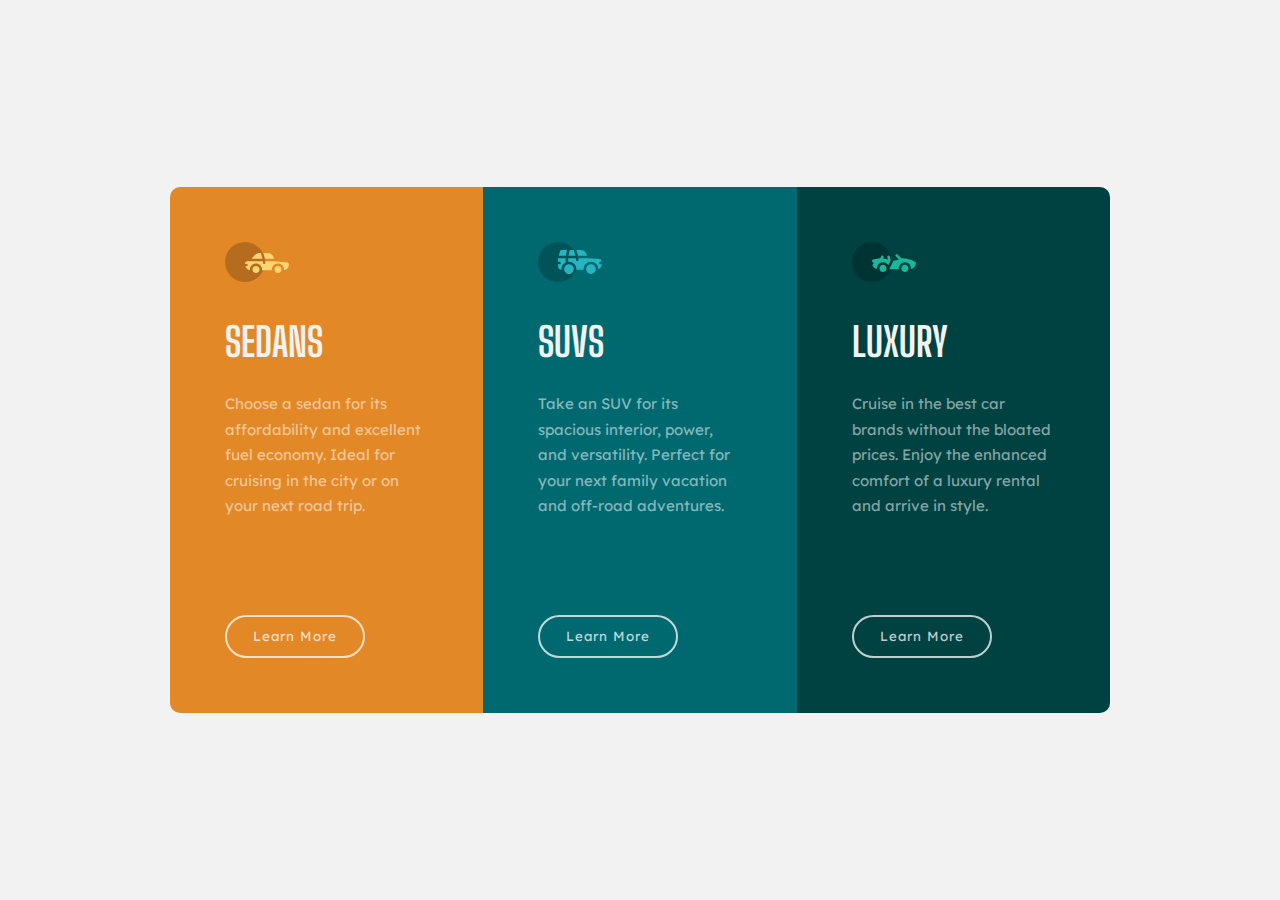
<file: 3-column-preview-card-component/index.html>
<!DOCTYPE html>
<html lang="en">
  <head>
    <meta charset="UTF-8" />
    <meta name="viewport" content="width=device-width, initial-scale=1.0" />
    <!-- displays site properly based on user's device -->

    <link
      rel="icon"
      type="image/png"
      sizes="32x32"
      href="./images/favicon-32x32.png"
    />

    <title>Frontend Mentor | 3-column preview card component</title>

    <!-- Feel free to remove these styles or customise in your own stylesheet 👍 -->
    <link rel="stylesheet" href="style.css" />
    <style>
      .attribution {
        font-size: 11px;
        text-align: center;
      }
      .attribution a {
        color: hsl(228, 45%, 44%);
      }
    </style>
  </head>
  <body>
    <main class="cards cards--container">
      <div class="cards__card">
        <div class="logo">
          <img src="images/icon-sedans.svg" alt="Sedans" />
        </div>
        <h1 class="heading">Sedans</h1>
        <p class="description">
          Choose a sedan for its affordability and excellent fuel economy. Ideal
          for cruising in the city or on your next road trip.
        </p>
        <button class="btn btn__sedans">Learn More</button>
      </div>
      <div class="cards__card">
        <div class="logo">
          <img src="images/icon-suvs.svg" alt="SUVs Icon" />
        </div>
        <h1 class="heading">SUVs</h1>
        <p class="description">
          Take an SUV for its spacious interior, power, and versatility. Perfect
          for your next family vacation and off-road adventures.
        </p>
        <button class="btn btn__suvs">Learn More</button>
      </div>
      <div class="cards__card">
        <div class="logo">
          <img src="images/icon-luxury.svg" alt="Luxury" />
        </div>
        <h1 class="heading">Luxury</h1>
        <p class="description">
          Cruise in the best car brands without the bloated prices. Enjoy the
          enhanced comfort of a luxury rental and arrive in style.
        </p>
        <button class="btn btn__luxury">Learn More</button>
      </div>
    </main>
  </body>
</html>
</file>
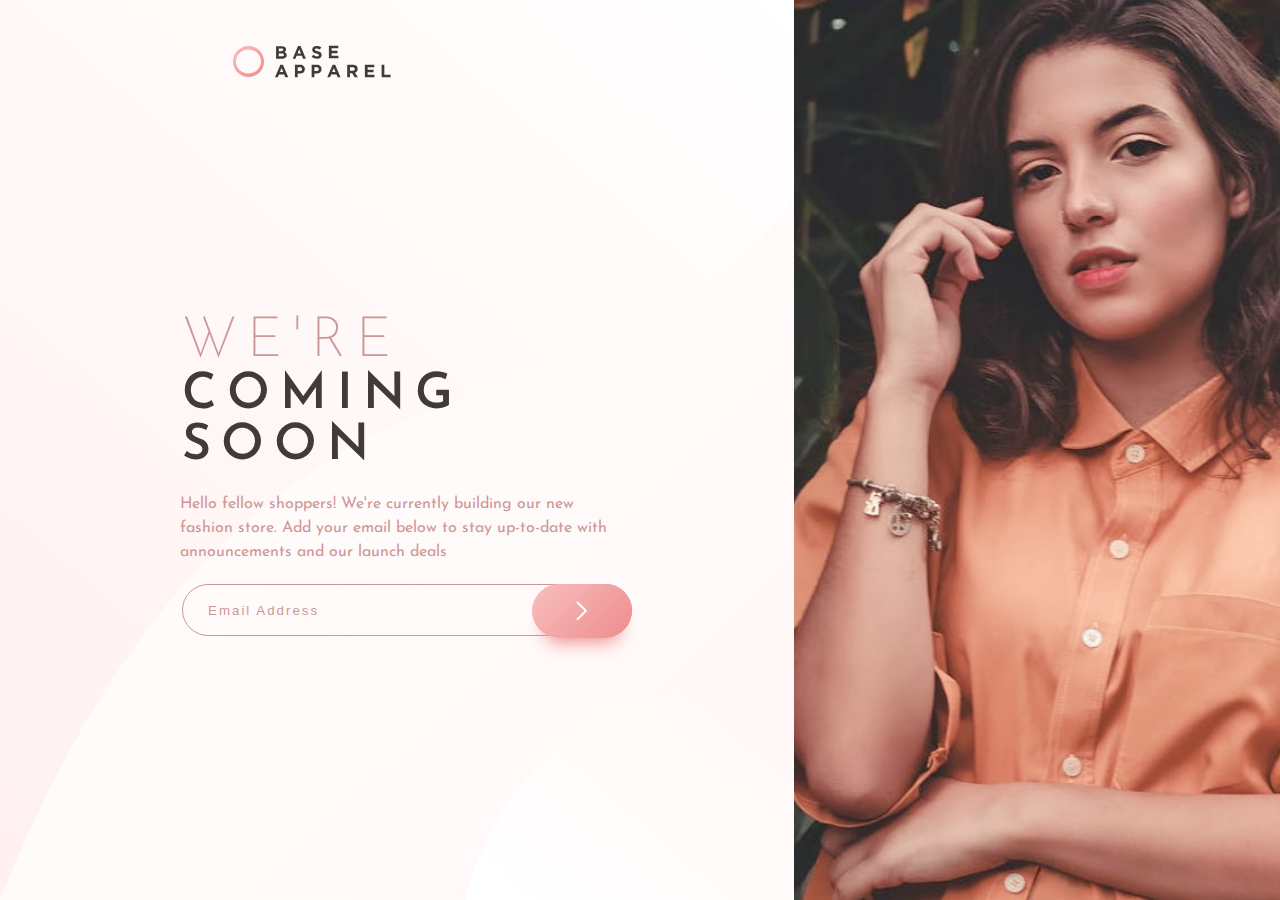
<file: Base-Apparel-coming-soon-page-master/index.html>
<!DOCTYPE html>
<html lang="en">
  <head>
    <meta charset="UTF-8" />
    <meta name="viewport" content="width=device-width, initial-scale=1.0" />
    <!-- displays site properly based on user's device -->
    <link
      rel="icon"
      type="image/png"
      sizes="32x32"
      href="./images/favicon-32x32.png"
    />
    <title>Frontend Mentor | Base Apparel coming soon page</title>
    <link rel="stylesheet" href="css/style.min.css" />
  </head>
  <body>
    <div class="logo">
      <img src="images/logo.svg" alt="" />
    </div>
    <div class="container">
      <div class="header-img">
        <img src="images/hero-mobile.jpg" alt="" />
      </div>
      <div class="comming-soon">
        <div class="content">
          <h1>We're</h1>
          <span>coming </span>
          <span>soon</span>
        </div>
        <p class="description">
          Hello fellow shoppers! We're currently building our new fashion store.
          Add your email below to stay up-to-date with announcements and our
          launch deals
        </p>
        <div class="form-group">
          <input
            id="email"
            type="email"
            placeholder="Email Address"
            name="email"
            aria-labelledby="email"
          />
          <img class="icon-error" src="images/icon-error.svg" alt="" />
          <div class="error">Please Provide a vaild email</div>
          <button type="button" class="form-img" aria-labelledby="button">
            <img src="images/icon-arrow.svg" alt="" />
          </button>
        </div>
      </div>
    </div>
    <script src="script.js"></script>
  </body>
</html>

<!-- . Email Address -->
</file>
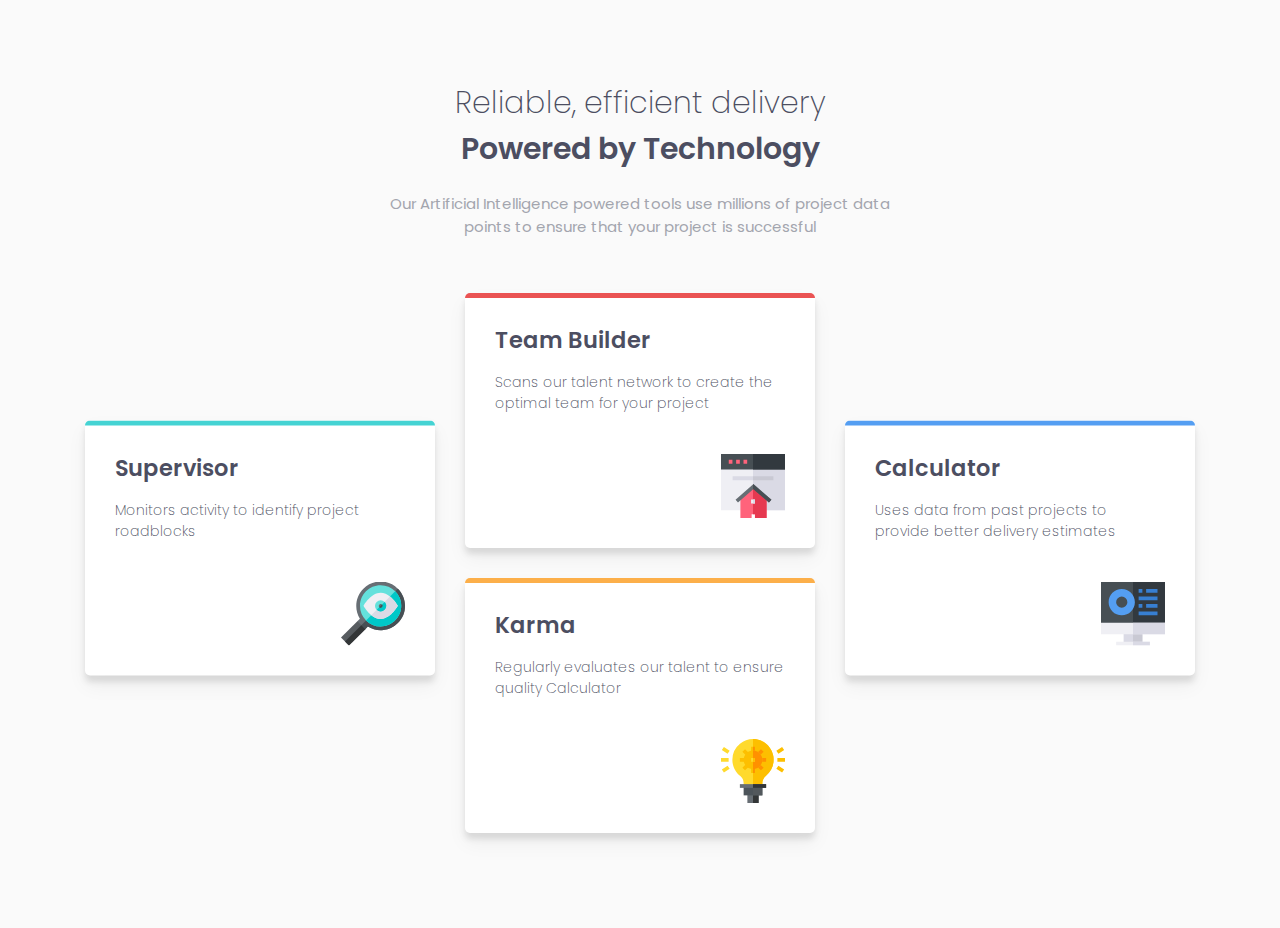
<file: Four-card-feature-section-master/index.html>
<!DOCTYPE html>
<html lang="en">
  <head>
    <meta charset="UTF-8" />
    <meta name="viewport" content="width=device-width, initial-scale=1.0" />
    <link
      rel="icon"
      type="image/png"
      sizes="32x32"
      href="./images/favicon-32x32.png"
    />
    <title>Frontend Mentor | Four card feature section</title>
    <link rel="stylesheet" href="css/style.min.css" />
  </head>
  <body>
    <div class="header-content">
      <h1 class="title">Reliable, efficient delivery</h1>
      <h1 class="subtitle">Powered by Technology</h1>
      <p class="text">
        Our Artificial Intelligence powered tools use millions of project data
        points to ensure that your project is successful
      </p>
    </div>
    <div class="container">
      <div class="card card-cyan card-push">
        <h2 class="card-title">Supervisor</h2>
        <p class="card-text">
          Monitors activity to identify project roadblocks
        </p>
        <div class="card-icon">
          <img src="images/icon-supervisor.svg" alt="" />
        </div>
      </div>
      <div class="card card-red">
        <h2 class="card-title">Team Builder</h2>
        <p class="card-text">
          Scans our talent network to create the optimal team for your project
        </p>
        <div class="card-icon">
          <img src="images/icon-team-builder.svg" alt="" />
        </div>
      </div>
      <div class="card card-blue card-push">
        <h2 class="card-title">Calculator</h2>
        <p class="card-text">
          Uses data from past projects to provide better delivery estimates
        </p>
        <div class="card-icon">
          <img src="images/icon-calculator.svg" alt="" />
        </div>
      </div>
      <div class="card card-orange">
        <h2 class="card-title">Karma</h2>
        <p class="card-text">
          Regularly evaluates our talent to ensure quality Calculator
        </p>
        <div class="card-icon">
          <img src="images/icon-karma.svg" alt="" />
        </div>
      </div>
    </div>
  </body>
</html>
<!-- 
     Karma 

     -->
</file>
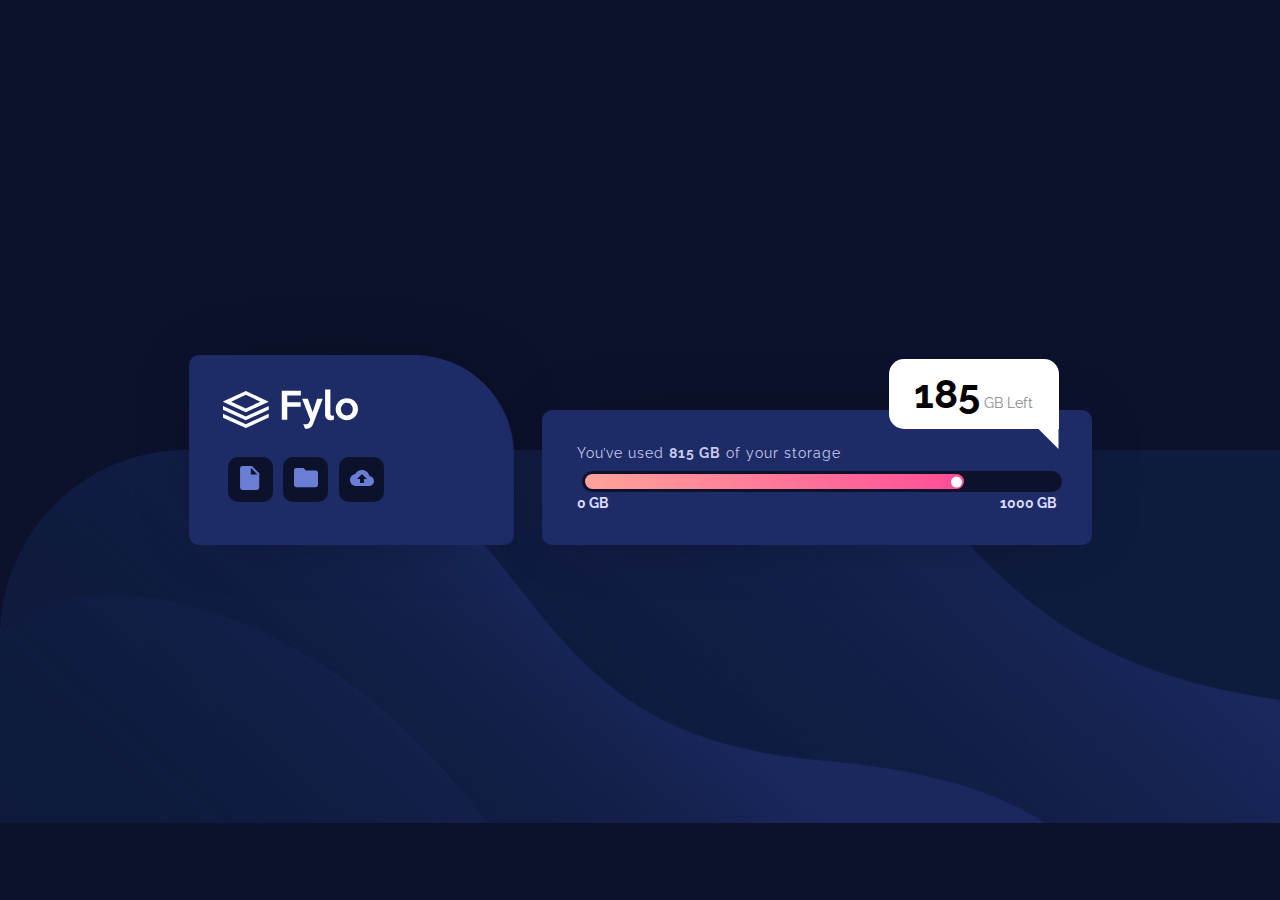
<file: fylo-data-storage-master/index.html>
<!DOCTYPE html>
<html lang="en">
  <head>
    <meta charset="UTF-8" />
    <meta name="viewport" content="width=device-width, initial-scale=1.0" />
    <link
      rel="icon"
      type="image/png"
      sizes="32x32"
      href="./images/favicon-32x32.png"
    />
    <title>Frontend Mentor | Fylo data storage component</title>
    <link rel="stylesheet" href="style.css" />
  </head>

  <body>
    <div class="container">
      <div class="left-box">
        <div class="logo">
          <img src="images/logo.svg" alt="fylo Logo" />
        </div>
        <div class="icons">
          <button>
            <img src="images/icon-document.svg" alt="document button" />
          </button>
          <button>
            <img src="images/icon-folder.svg" alt="folder button" />
          </button>
          <button>
            <img src="images/icon-upload.svg" alt="upload button" />
          </button>
        </div>
      </div>
      <div class="right-box">
        <div class="title">
          <p>You’ve used <span>815 GB</span> of your storage</p>
        </div>

        <div class="drive">
          <div class="slidebar"><div class="circle"></div></div>
        </div>

        <div class="storage">
          <span>0 GB</span>
          <span>1000 GB</span>
        </div>

        <div class="white-box">
          <span>185</span>
          <span>GB Left</span>
        </div>
      </div>
    </div>
  </body>
</html>

<!-- 

  185 GB Left
  
  0 GB
  1000 GB 
-->
</file>
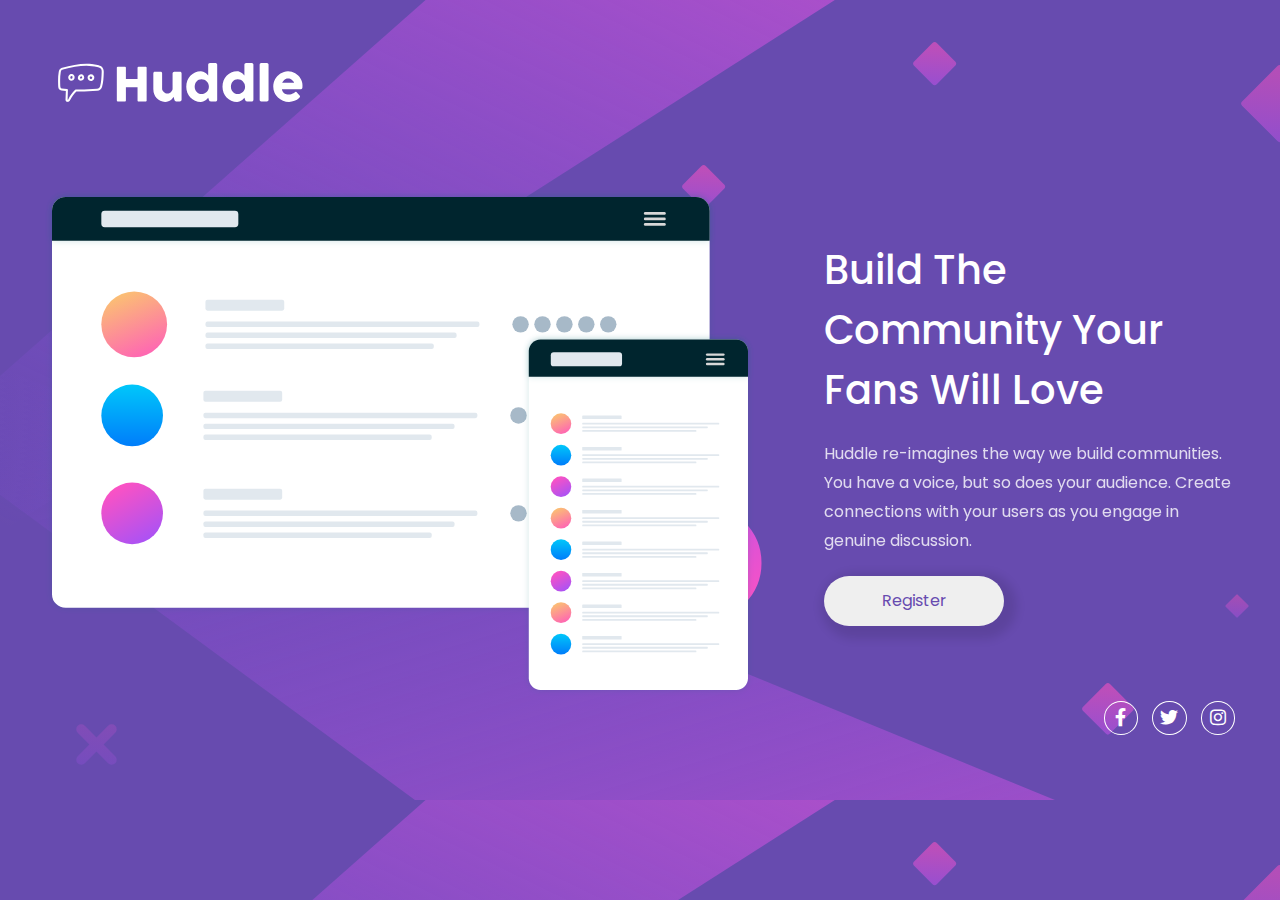
<file: Huddle-landing-page-with-a-single-introductory-section-master/index.html>
<!DOCTYPE html>
<html lang="en">
  <head>
    <meta charset="UTF-8" />
    <meta name="viewport" content="width=device-width, initial-scale=1.0" />
    <link
      rel="icon"
      type="image/png"
      sizes="32x32"
      href="./images/favicon-32x32.png"
    />
    <link rel="stylesheet" href="css/all.min.css" />
    <link rel="stylesheet" href="css/style.min.css" />
    <title>
      Frontend Mentor | Huddle landing page with single introductory section
    </title>
  </head>
  <body>
    <div class="wrapper">
      <div class="logo">
        <img src="images/logo.svg" alt="" />
      </div>
      <div class="header">
        <div class="dashboard">
          <img src="images/illustration-mockups.svg" alt="" />
        </div>
        <div class="content">
          <h1>Build The Community Your Fans Will Love</h1>
          <p>
            Huddle re-imagines the way we build communities. You have a voice,
            but so does your audience. Create connections with your users as you
            engage in genuine discussion.
          </p>
          <button type="button">Register</button>
        </div>
      </div>
      <div class="social-icons">
        <ul class="list">
          <li><i class="fab fa-facebook-f fa-fw"></i></li>
          <li><i class="fab fa-twitter fa-fw"></i></li>
          <li><i class="fab fa-instagram fa-fw"></i></li>
        </ul>
      </div>
    </div>
  </body>
</html>
</file>
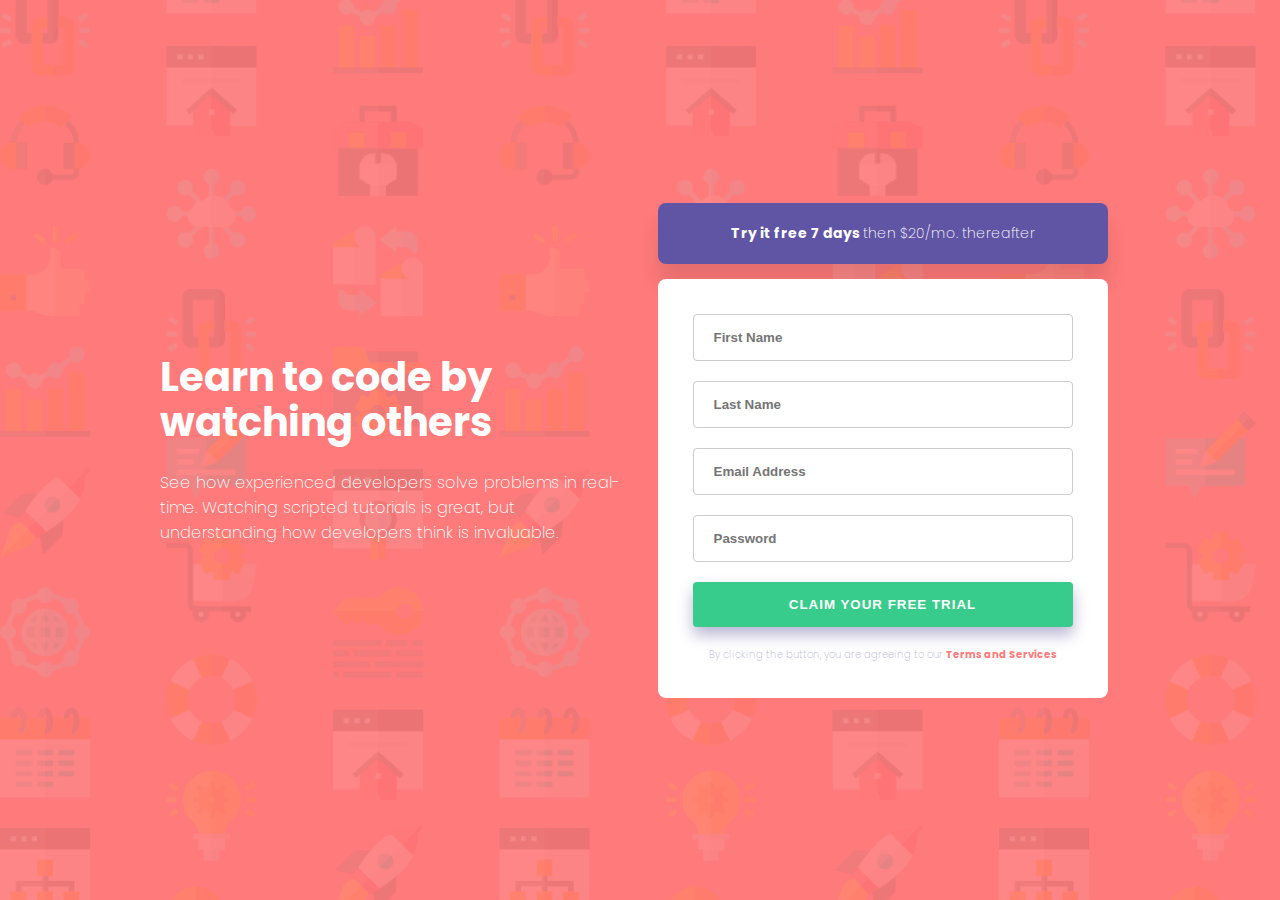
<file: Intro-component-with-sign-up-form-master/index.html>
<!DOCTYPE html>
<html lang="en">
  <head>
    <meta charset="UTF-8" />
    <meta name="viewport" content="width=device-width, initial-scale=1.0" />
    <!-- displays site properly based on user's device -->
    <link
      rel="icon"
      type="image/png"
      sizes="32x32"
      href="./images/favicon-32x32.png"
    />
    <link rel="stylesheet" href="css/style.min.css" />
    <title>Frontend Mentor | Intro component with sign up form</title>
  </head>
  <body>
    <div class="wrapper">
      <div class="left-content">
        <h1>Learn to code by watching others</h1>
        <p>
          See how experienced developers solve problems in real-time. Watching
          scripted tutorials is great, but understanding how developers think is
          invaluable.
        </p>
      </div>
      <div class="form-container">
        <div class="try-it">
          Try it free 7 days <span>then $20/mo. thereafter</span>
        </div>

        <form id="form">
          <div class="form-group">
            <input
              id="fName"
              type="text"
              placeholder="First Name"
              name="fName"
              aria-labelledby="fName"
            />
            <span></span>
          </div>
          <div class="form-group">
            <input
              id="lName"
              type="text"
              placeholder="Last Name"
              name="lName"
              aria-labelledby="lName"
            />
            <span></span>
          </div>
          <div class="form-group">
            <input
              id="email"
              type="email"
              placeholder="Email Address"
              name="email"
              aria-labelledby="email"
            />
            <span></span>
          </div>
          <div class="form-group">
            <input
              id="password"
              type="password"
              placeholder="Password"
              name="password"
              aria-labelledby="password"
            />
            <span></span>
          </div>
          <div class="form-group">
            <input
              id="submit"
              type="submit"
              value="Claim your free trial"
              name="submit"
              aria-labelledby="submit"
            />
          </div>
          <h5>
            By clicking the button, you are agreeing to our
            <a href="#">Terms and Services</a>
          </h5>
        </form>
      </div>
    </div>
    <script src="script.js"></script>
  </body>
</html>
<!-- 

  

  
  | -->
</file>
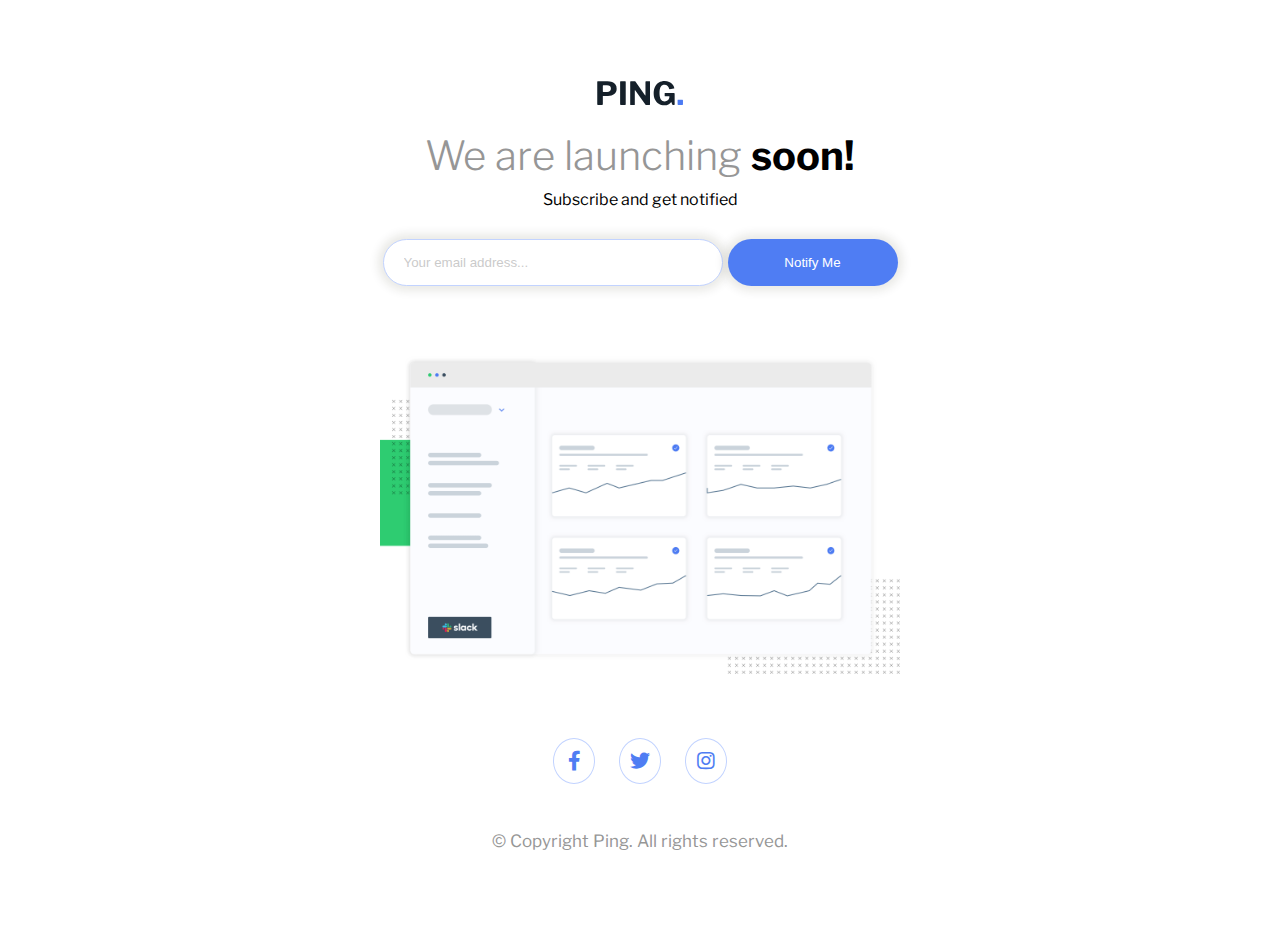
<file: Ping-single-column-coming-soon-page-master/index.html>
<!DOCTYPE html>
<html lang="en">
  <head>
    <meta charset="UTF-8" />
    <meta name="viewport" content="width=device-width, initial-scale=1.0" />
    <!-- displays site properly based on user's device -->
    <link
      rel="icon"
      type="image/png"
      sizes="32x32"
      href="./images/favicon-32x32.png"
    />
    <link rel="stylesheet" href="css/all.min.css" />
    <link rel="stylesheet" href="css/style.min.css" />
    <title>Frontend Mentor | Ping coming soon page</title>
  </head>
  <body>
    <div class="wrapper">
      <div class="header">
        <div class="logo">
          <img src="images/logo.svg" alt="" />
        </div>
        <h1>We are launching <span>soon!</span></h1>
        <p>Subscribe and get notified</p>
        <form id="form" action="#" method="POST">
          <div class="form-group">
            <input
              id="email"
              name="email"
              aria-label="email"
              type="email"
              placeholder="Your email address..."
            />
            <span></span>
            <button type="submit" class="notifybtn">Notify Me</button>
          </div>
        </form>
      </div>
      <div class="dashboard">
        <img src="images/illustration-dashboard.png" width="520" alt="" />
      </div>
      <footer>
        <div class="icon">
          <a href="http://facebook.com/"><i class="fab fa-facebook-f"></i></a>
          <a href="http://twitter.com/"><i class="fab fa-twitter"></i></a>
          <a href="http://instagram.com/"><i class="fab fa-instagram"></i></a>
        </div>
        <p>&copy; Copyright Ping. All rights reserved.</p>
      </footer>
    </div>
    <script src="script.js"></script>
  </body>
</html>
<!-- 
  



 -->
</file>
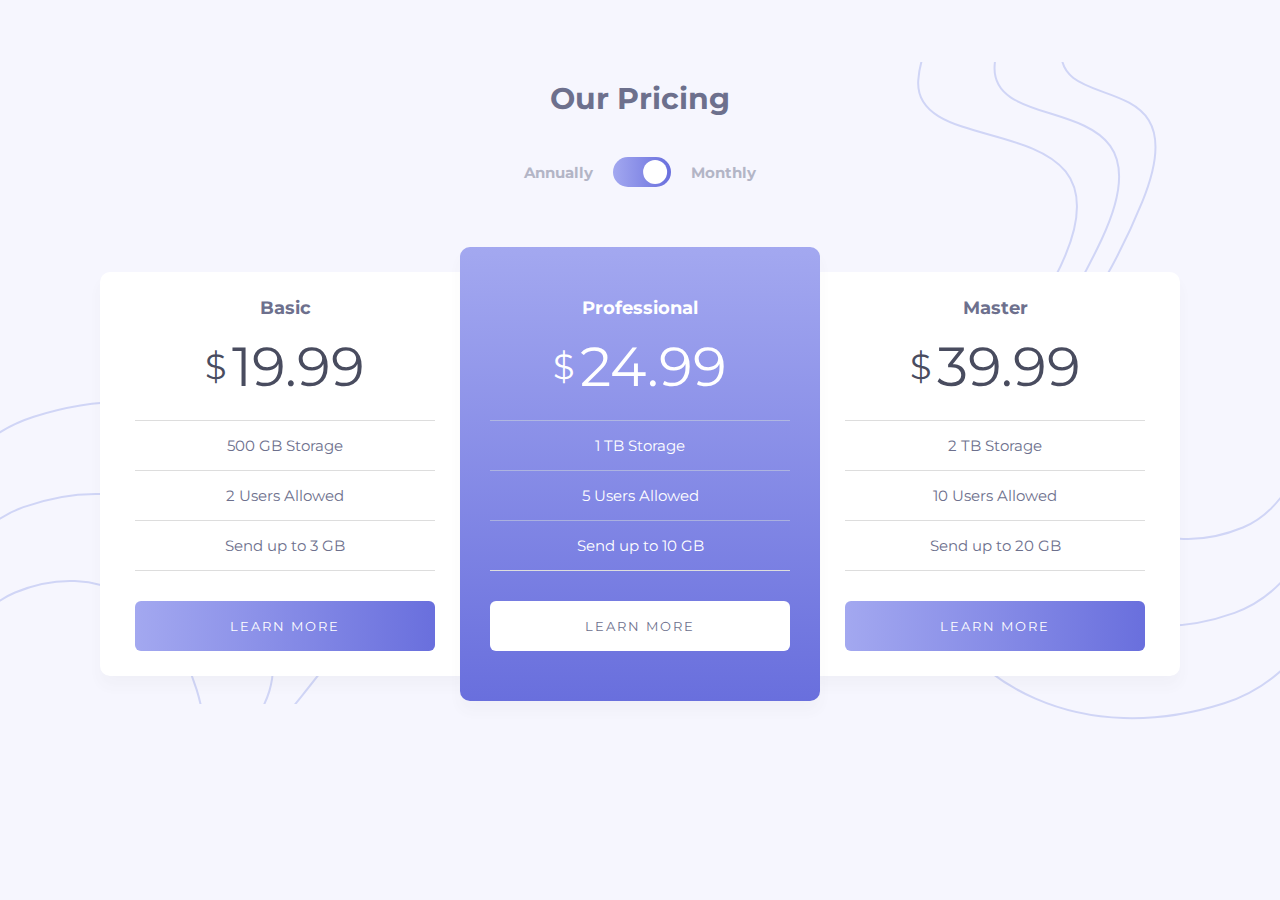
<file: Pricing-component-with-toggle-master/index.html>
<!DOCTYPE html>
<html lang="en">
  <head>
    <meta charset="UTF-8" />
    <meta name="viewport" content="width=device-width, initial-scale=1.0" />
    <!-- displays site properly based on user's device -->
    <link
      rel="icon"
      type="image/png"
      sizes="32x32"
      href="./images/favicon-32x32.png"
    />
    <link rel="stylesheet" href="css/style.min.css" />
    <title>Frontend Mentor | [Challenge Name Here]</title>
  </head>
  <body>
    <div class="wrapper">
      <!-- Header Head Content -->

      <div class="header__head">
        <h1>Our Pricing</h1>
        <div class="header__head__settings">
          <h4>Annually</h4>
          <div class="settings__toggler">
            <span id="togglerBtn"></span>
          </div>
          <h4>Monthly</h4>
        </div>
      </div>

      <!-- Header -->

      <header class="header__cards">
        <div class="cards__card">
          <h3 class="card__header">Basic</h3>
          <p class="card__price monthly cardPrice">
            <span>&dollar;</span>19.99
          </p>
          <p class="card__price annualy cardPrice">
            <span>&dollar;</span>199.99
          </p>
          <ul class="card__list">
            <li class="card__list__info">500 GB Storage</li>
            <li class="card__list__info">2 Users Allowed</li>
            <li class="card__list__info">Send up to 3 GB</li>
          </ul>
          <button type="button" aria-label="Learn More Btn">Learn More</button>
        </div>
        <div class="cards__card cards__card--focused">
          <h3 class="card__header">Professional</h3>
          <p class="card__price monthly cardPrice">
            <span>&dollar;</span>24.99
          </p>
          <p class="card__price annualy cardPrice">
            <span>&dollar;</span>224.99
          </p>
          <ul class="card__list">
            <li class="card__list__info">1 TB Storage</li>
            <li class="card__list__info">5 Users Allowed</li>
            <li class="card__list__info">Send up to 10 GB</li>
          </ul>
          <button
            class="btn--colored"
            type="button"
            aria-label="Learn More Btn"
          >
            Learn More
          </button>
        </div>
        <div class="cards__card">
          <h3 class="card__header">Master</h3>
          <p class="card__price monthly cardPrice">
            <span>&dollar;</span>39.99
          </p>
          <p class="card__price annualy cardPrice">
            <span>&dollar;</span>339.99
          </p>
          <ul class="card__list">
            <li class="card__list__info">2 TB Storage</li>
            <li class="card__list__info">10 Users Allowed</li>
            <li class="card__list__info">Send up to 20 GB</li>
          </ul>
          <button type="button" aria-label="Learn More Btn">Learn More</button>
        </div>
      </header>
    </div>
    <script src="script.js"></script>
  </body>
</html>
<!-- &dollar;199.99
&dollar;249.99
&dollar;399.99 -->
</file>
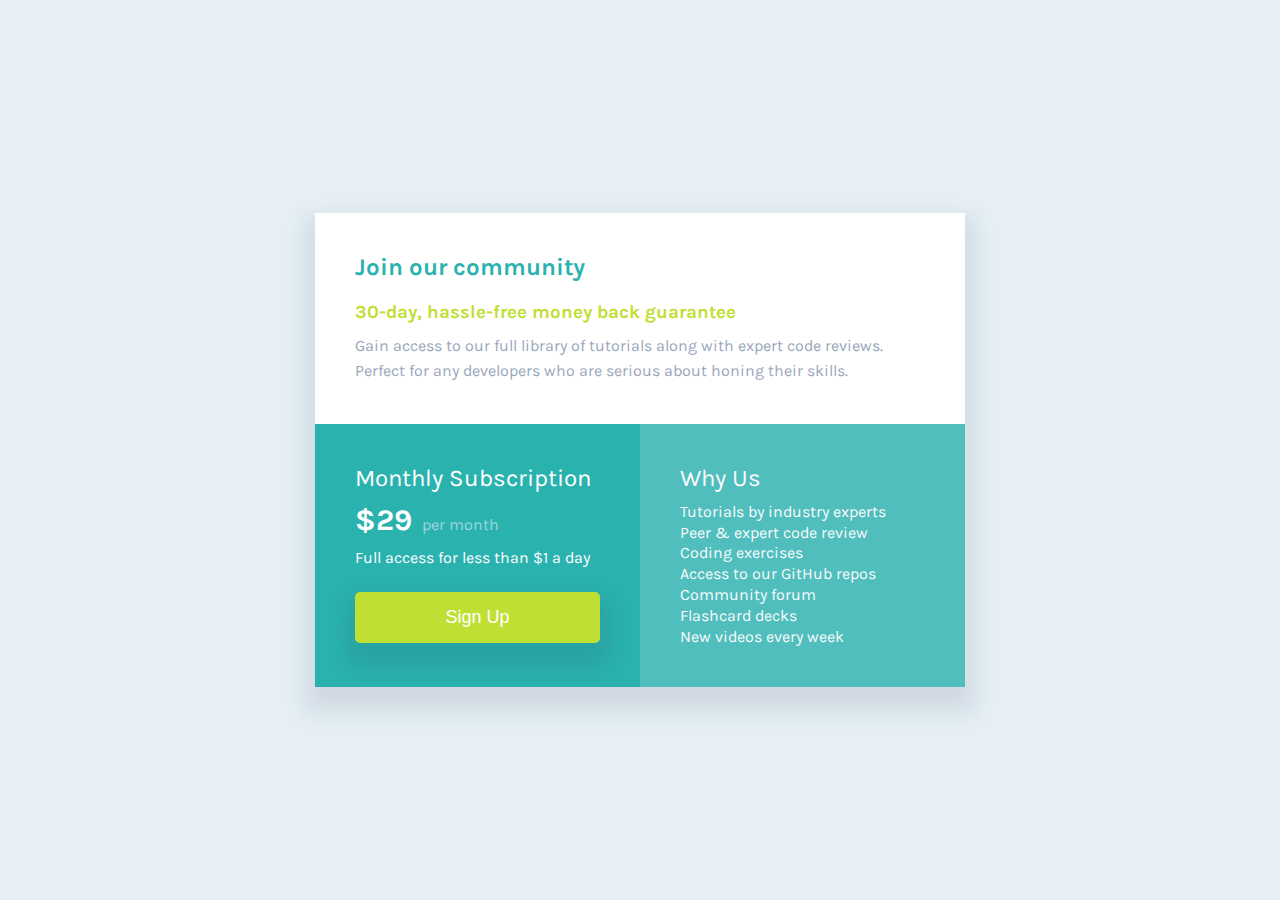
<file: single-price-grid-component-master-master/index.html>
<!DOCTYPE html>
<html lang="en">
  <head>
    <meta charset="UTF-8" />
    <meta name="viewport" content="width=device-width, initial-scale=1.0" />
    <link
      rel="icon"
      type="image/png"
      sizes="32x32"
      href="./images/favicon-32x32.png"
    />
    <link rel="stylesheet" href="css/style.min.css" />
    <title>Frontend Mentor | Single Price Grid Component</title>
  </head>
  <body>
    <div class="wrapper">
      <div class="community">
        <h1>Join our community</h1>
        <h3>30-day, hassle-free money back guarantee</h6>
        <p>
          Gain access to our full library of tutorials along with expert code
          reviews. Perfect for any developers who are serious about honing their
          skills.
        </p>
      </div>
      <div class="plan">
        <div class="price">
          <h2>Monthly Subscription</h2>
          <span>&dollar;29</span><span>per month</span>
          <p>Full access for less than &dollar;1 a day</p>
          <button>Sign Up</button>
        </div>
        <div class="why-us">
          <h2>Why Us</h2>
          <ul>
            <li>Tutorials by industry experts</li>
            <li>Peer &amp; expert code review</li>
            <li>Coding exercises</li>
            <li>Access to our GitHub repos</li>
            <li>Community forum</li>
            <li>Flashcard decks</li>
            <li>New videos every week</li>
          </ul>
        </div>
      </div>
    </div>
  </body>
</html>
</file>
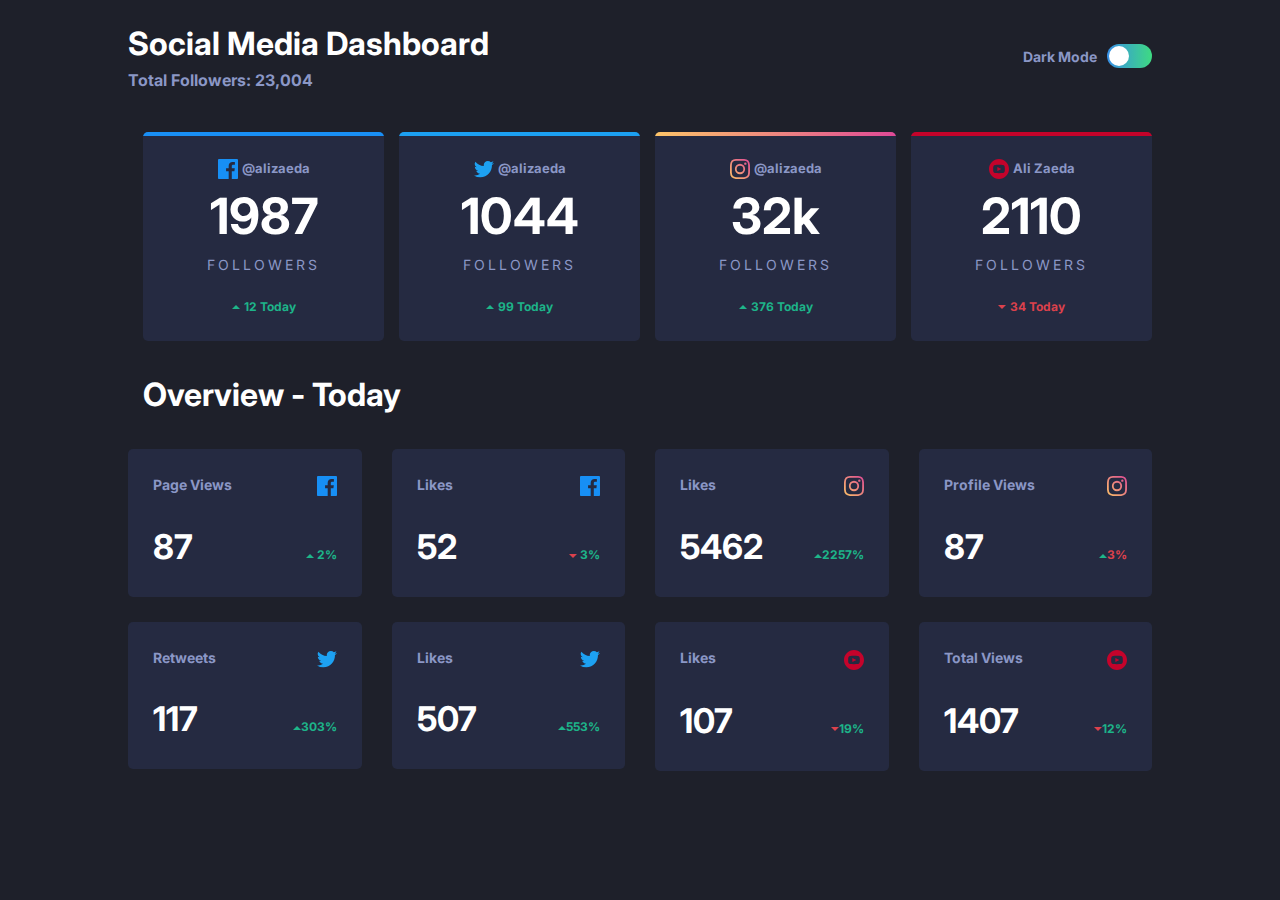
<file: Social-media-dashboard-with-theme-switcher-master/index.html>
<!DOCTYPE html>
<html lang="en">
  <head>
    <meta charset="UTF-8" />
    <meta name="viewport" content="width=device-width, initial-scale=1.0" />
    <!-- displays site properly based on user's device -->
    <link
      rel="icon"
      type="image/png"
      sizes="32x32"
      href="./images/favicon-32x32.png"
    />
    <link
      rel="stylesheet"
      href="https://stackpath.bootstrapcdn.com/bootstrap/4.5.2/css/bootstrap.min.css"
      integrity="sha384-JcKb8q3iqJ61gNV9KGb8thSsNjpSL0n8PARn9HuZOnIxN0hoP+VmmDGMN5t9UJ0Z"
      crossorigin="anonymous"
    />
    <link rel="stylesheet" href="css/style.min.css" />
    <title>Frontend Mentor | [Challenge Name Here]</title>
  </head>
  <body class="dark">
    <div class="wrapper">
      <div class="container1">
        <header>
          <section>
            <!-- Header Headline -->
            <div class="header-headline">
              <div class="header-headline-1">Social Media Dashboard</div>
              <div class="header-headline-2">Total Followers: 23,004</div>
            </div>
            <!-- Dark/Light mode Toggle -->
            <div class="header-toggler">
              <div>Dark Mode</div>
              <div id="toggler" class="toggler">
                <div id="toggler-circle" class="toggler-circle"></div>
              </div>
            </div>
          </section>

          <!-- Social Media Cards Section -->

          <section>
            <div class="col-md-3 col-sm-6 padding-right resp-padding">
              <div class="header-card facebook">
                <div class="header-card-1">
                  <span><img src="images/icon-facebook.svg" alt="" /></span>
                  <span class="header-card-1-name">@alizaeda</span>
                </div>
                <div class="header-card-2">1987</div>
                <div class="header-card-3">Followers</div>
                <div class="header-card-4">
                  <span><img src="images/icon-up.svg" alt="" /></span>
                  <span
                    style="
                      color: hsl(163, 72%, 41%);
                      font-size: 12px;
                      font-weight: 700;
                    "
                    >12 Today</span
                  >
                </div>
              </div>
            </div>
            <div class="col-md-3 col-sm-6 padding-right resp-padding">
              <div class="header-card twitter">
                <div class="header-card-1">
                  <span><img src="images/icon-twitter.svg" alt="" /></span>
                  <span class="header-card-1-name">@alizaeda</span>
                </div>
                <div class="header-card-2">1044</div>
                <div class="header-card-3">Followers</div>
                <div class="header-card-4">
                  <span><img src="images/icon-up.svg" alt="" /></span>
                  <span
                    style="
                      color: hsl(163, 72%, 41%);
                      font-size: 12px;
                      font-weight: 700;
                    "
                    >99 Today</span
                  >
                </div>
              </div>
            </div>
            <div class="col-md-3 col-sm-6 padding-right resp-padding">
              <div class="header-card instagram">
                <div class="header-card-1">
                  <span><img src="images/icon-instagram.svg" alt="" /></span>
                  <span class="header-card-1-name">@alizaeda</span>
                </div>
                <div class="header-card-2">32k</div>
                <div class="header-card-3">Followers</div>
                <div class="header-card-4">
                  <span><img src="images/icon-up.svg" alt="" /></span>
                  <span
                    style="
                      color: hsl(163, 72%, 41%);
                      font-size: 12px;
                      font-weight: 700;
                    "
                    >376 Today</span
                  >
                </div>
              </div>
            </div>
            <div class="col-md-3 col-sm-6 padding-right resp-padding">
              <div class="header-card youtube">
                <div class="header-card-1">
                  <span><img src="images/icon-youtube.svg" alt="" /></span>
                  <span class="header-card-1-name">Ali Zaeda</span>
                </div>
                <div class="header-card-2">2110</div>
                <div class="header-card-3">Followers</div>
                <div class="header-card-4">
                  <span><img src="images/icon-down.svg" alt="" /></span>
                  <span
                    style="
                      color: hsl(356, 69%, 56%);
                      font-size: 12px;
                      font-weight: 700;
                    "
                    >34 Today</span
                  >
                </div>
              </div>
            </div>
          </section>
        </header>

        <main>
          <div class="col-md-12 padding-left">
            <div class="main-heading">Overview - Today</div>
          </div>
          <div class="row main-row-margin">
            <div class="col-md-3">
              <div class="main-card">
                <div class="main-card-top">
                  <span>Page Views</span>
                  <span><img src="images/icon-facebook.svg" alt="" /></span>
                </div>
                <div class="main-card-bottom">
                  <span> 87 </span>
                  <span><img src="images/icon-up.svg" alt="" /> 2% </span>
                </div>
              </div>
            </div>

            <div class="col-md-3">
              <div class="main-card">
                <div class="main-card-top">
                  <span>Likes</span>
                  <span><img src="images/icon-facebook.svg" alt="" /></span>
                </div>
                <div class="main-card-bottom">
                  <span> 52 </span>
                  <span><img src="images/icon-down.svg" alt="" /> 3%</span>
                </div>
              </div>
            </div>

            <div class="col-md-3">
              <div class="main-card">
                <div class="main-card-top">
                  <span>Likes</span>
                  <span><img src="images/icon-instagram.svg" alt="" /></span>
                </div>
                <div class="main-card-bottom">
                  <span> 5462 </span>
                  <span><img src="images/icon-up.svg" alt="" />2257%</span>
                </div>
              </div>
            </div>

            <div class="col-md-3">
              <div class="main-card">
                <div class="main-card-top">
                  <span>Profile Views</span>
                  <span><img src="images/icon-instagram.svg" alt="" /></span>
                </div>
                <div class="main-card-bottom1">
                  <span> 87 </span>
                  <span><img src="images/icon-up.svg" alt="" />3%</span>
                </div>
              </div>
            </div>
          </div>

          <div class="row main-row-margin">
            <div class="col-md-3">
              <div class="main-card">
                <div class="main-card-top">
                  <span>Retweets</span>
                  <span><img src="images/icon-twitter.svg" alt="" /></span>
                </div>
                <div class="main-card-bottom">
                  <span> 117 </span>
                  <span><img src="images/icon-up.svg" alt="" />303%</span>
                </div>
              </div>
            </div>

            <div class="col-md-3">
              <div class="main-card">
                <div class="main-card-top">
                  <span>Likes</span>
                  <span><img src="images/icon-twitter.svg" alt="" /></span>
                </div>
                <div class="main-card-bottom">
                  <span> 507 </span>
                  <span><img src="images/icon-up.svg" alt="" />553%</span>
                </div>
              </div>
            </div>

            <div class="col-md-3">
              <div class="main-card">
                <div class="main-card-top">
                  <span>Likes</span>
                  <span><img src="images/icon-youtube.svg" alt="" /></span>
                </div>
                <div class="main-card-bottom">
                  <span> 107 </span>
                  <span><img src="images/icon-down.svg" alt="" />19%</span>
                </div>
              </div>
            </div>

            <div class="col-md-3">
              <div class="main-card">
                <div class="main-card-top">
                  <span>Total Views</span>
                  <span><img src="images/icon-youtube.svg" alt="" /></span>
                </div>
                <div class="main-card-bottom">
                  <span> 1407 </span>
                  <span><img src="images/icon-down.svg" alt="" />12%</span>
                </div>
              </div>
            </div>
          </div>
        </main>
      </div>
    </div>
    <script src="script.js"></script>
  </body>
</html>
</file>
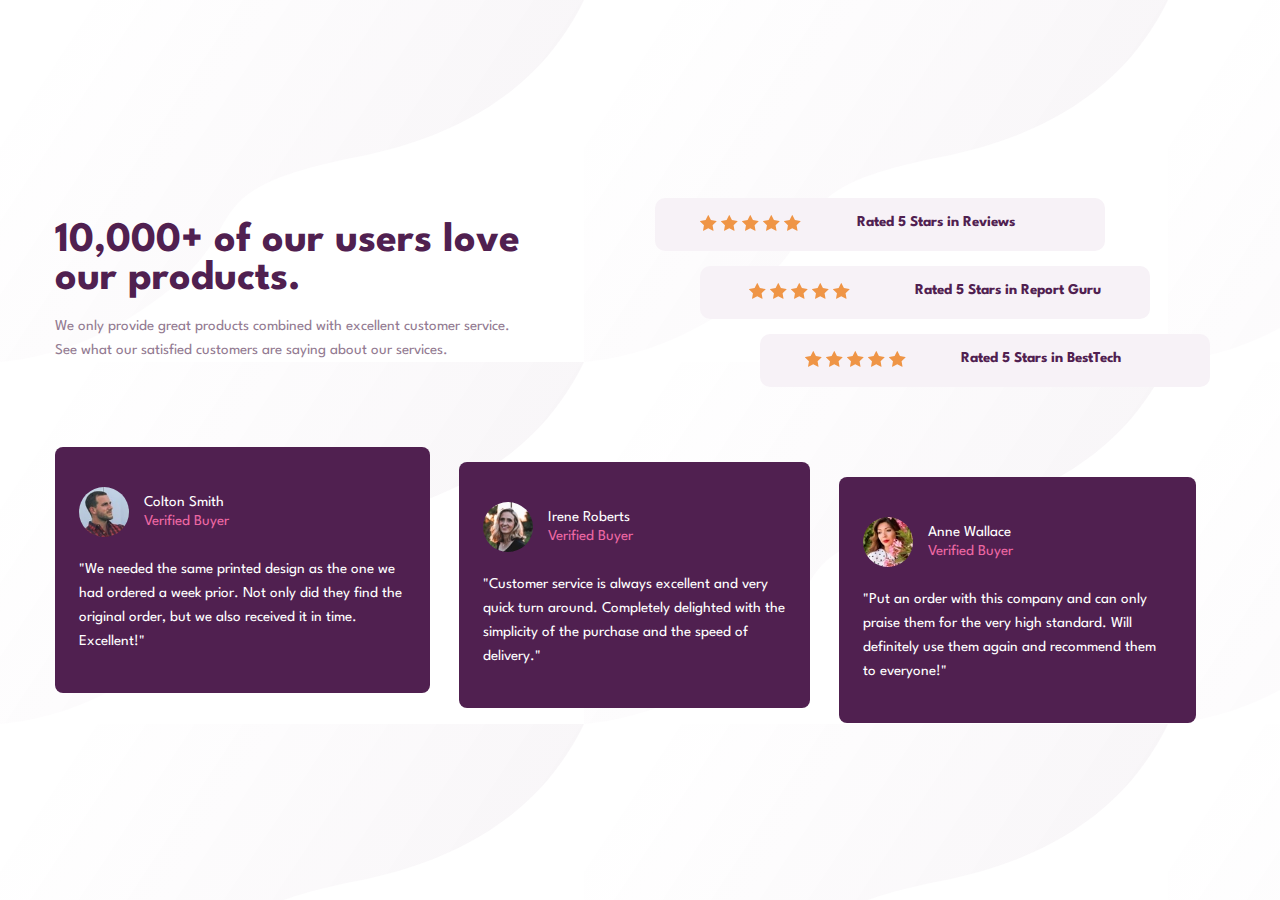
<file: social-proof-section-master/index.html>
<!DOCTYPE html>
<html lang="en">
  <head>
    <meta charset="UTF-8" />
    <meta name="viewport" content="width=device-width, initial-scale=1.0" />
    <link href="https://fonts.googleapis.com/css2?family=Spartan:wght@400;500;700&display=swap" rel="stylesheet">
    <link rel="icon" type="image/png" sizes="32x32" href="./images/favicon-32x32.png" />
    <title>Frontend Mentor | Social proof section</title>
    <link rel="stylesheet" href="style.css">
  <body>
    <div class="container">
      <div class="head">
        <div class="inner-content">
          <h1 class="title">10,000+ of our users love our products.</h1>
          <p class="description">We only provide great products combined with excellent customer service. See what our satisfied customers are saying about our services.</p>
        </div>
        <div class="rates">
          <div class="rate">
            <div class="stars">
              <img src="images/icon-star.svg" alt="">
              <img src="images/icon-star.svg" alt="">
              <img src="images/icon-star.svg" alt="">
              <img src="images/icon-star.svg" alt="">
              <img src="images/icon-star.svg" alt="">
            </div>
            <div class="rated">
              Rated 5 Stars in Reviews
            </div>
          </div>
          <div class="rate">
            <div class="stars">
              <img src="images/icon-star.svg" alt="">
              <img src="images/icon-star.svg" alt="">
              <img src="images/icon-star.svg" alt="">
              <img src="images/icon-star.svg" alt="">
              <img src="images/icon-star.svg" alt="">
            </div>
            <div class="rated">
              Rated 5 Stars in Report Guru
            </div>
          </div>
          <div class="rate">
            <div class="stars">
              <img src="images/icon-star.svg" alt="">
              <img src="images/icon-star.svg" alt="">
              <img src="images/icon-star.svg" alt="">
              <img src="images/icon-star.svg" alt="">
              <img src="images/icon-star.svg" alt="">
            </div>
            <div class="rated">
              Rated 5 Stars in BestTech
            </div>
          </div>
        </div>
      </div>
      <!-- Cards -->
      <div class="cards">
        <div class="card">
          <div class="card-profile">
            <img src="images/image-colton.jpg" alt="">
            <ul>
              <li class="profile-name">Colton Smith</li>
              <li class="profile-work">Verified Buyer</li>
            </ul>
          </div>
          <p class="card-text">"We needed the same printed design as the one we had ordered a week prior.
            Not only did they find the original order, but we also received it in time.
            Excellent!"</p>
        </div>
        <div class="card">
          <div class="card-profile">
            <img src="images/image-irene.jpg" alt="">
            <ul>
              <li class="profile-name">Irene Roberts</li>
              <li class="profile-work">Verified Buyer</li>
            </ul>
          </div>
          <p class="card-text">"Customer service is always excellent and very quick turn around. Completely
            delighted with the simplicity of the purchase and the speed of delivery."</p>
        </div>
        <div class="card">
          <div class="card-profile">
            <img src="images/image-anne.jpg" alt="">
            <ul>
              <li class="profile-name">Anne Wallace</li>
              <li class="profile-work">Verified Buyer</li>
            </ul>
          </div>
          <p class="card-text">"Put an order with this company and can only praise them for the very high
            standard. Will definitely use them again and recommend them to everyone!"</p>
        </div>
      </div>
    </div>
  </body>
</html>
</file>
<file: 3-column-preview-card-component/style.css>
@import url("https://fonts.googleapis.com/css2?family=Big+Shoulders+Display:wght@700&family=Lexend+Deca&display=swap");
:root {
  --primary-orange: hsl(31, 77%, 52%);
  --primary-dark: hsl(184, 100%, 22%);
  --primary-very-dark: hsl(179, 100%, 13%);
  --paragraph-white: hsla(0, 0%, 100%, 0.75);
  --light-bhb: hsl(0, 0%, 95%);
  --main-font: "Lexend Deca", sans-serif;
  --bold-font: "Big Shoulders Display", sans-serif;
}

* {
  padding: 0;
  margin: 0;
  box-sizing: border-box;
}

body {
  font-family: var(--main-font);
  font-size: 15px;
  background-color: var(--light-bhb);
  display: grid;
  place-items: center;
  min-height: 100vh;
}

.cards {
  max-width: 940px;
  display: grid;
  grid-template-columns: repeat(3, 1fr);
  color: var(--light-bhb);
}
@media (max-width: 768px) {
  .cards {
    grid-template-columns: 1fr;
    margin: 30px 70px;
  }
}
.cards__card {
  padding: 55px;
}
.cards__card:first-of-type {
  background-color: var(--primary-orange);
  border-bottom-left-radius: 10px;
  border-top-left-radius: 10px;
}
@media (max-width: 768px) {
  .cards__card:first-of-type {
    border-top-right-radius: 10px;
    border-bottom-left-radius: 0;
  }
}
.cards__card:nth-of-type(2) {
  background-color: var(--primary-dark);
}
@media (max-width: 768px) {
  .cards__card:nth-of-type(2) {
    border-bottom-left-radius: 0;
  }
}
.cards__card:nth-of-type(3) {
  border-bottom-right-radius: 10px;
  border-top-right-radius: 10px;
  background-color: var(--primary-very-dark);
}
@media (max-width: 768px) {
  .cards__card:nth-of-type(3) {
    border-top-right-radius: 0;
    border-bottom-left-radius: 10px;
  }
}
.cards__card img {
  margin-bottom: 2rem;
}
.cards__card .heading {
  margin-bottom: 25px;
  text-transform: uppercase;
  font-family: var(--bold-font);
  font-size: 2.5rem;
}
.cards__card .description {
  color: var(--paragraph-white);
  margin-bottom: 6rem;
  line-height: 1.7;
  opacity: 0.7;
}
@media (max-width: 768px) {
  .cards__card .description {
    margin-bottom: 1.5rem;
  }
}
.cards__card .btn {
  background-color: transparent;
  width: 140px;
  height: 2.7rem;
  border-radius: 1.5rem;
  color: var(--paragraph-white);
  border: 2px solid var(--paragraph-white);
  font-family: var(--main-font);
  cursor: -webkit-grabbing;
  cursor: grabbing;
  transition: background-color 0.5s;
  letter-spacing: 1px;
}
.cards__card .btn:focus {
  outline: none;
}
.cards__card .btn:hover {
  background-color: var(--light-bhb);
}
.cards__card .btn__sedans:hover {
  color: var(--primary-orange);
}
.cards__card .btn__suvs:hover {
  color: var(--primary-dark);
}
.cards__card .btn__luxury:hover {
  color: var(--primary-very-dark);
}
</file>
<file: fylo-data-storage-master/style.css>
@import url('https://fonts.googleapis.com/css2?family=Raleway:wght@400;700&display=swap');

:root {
  --progColor: linear-gradient(to right, hsl(6, 100%, 80%), hsl(335, 100%, 65%));
  --paleBlue: hsl(243, 100%, 93%);
  --grayBlue: hsl(229, 7%, 55%);
  --darkBlue: hsl(228, 56%, 26%);
  --veryDarkBlue: hsl(229, 57%, 11%);
}

* {
  padding: 0;
  margin: 0;
  box-sizing: border-box;
}

body {
  font-size: 14px;
  font-family: 'Raleway', sans-serif;
  color: var(--paleBlue);
  display: grid;
  place-items: center;
  background-image: url(images/bg-desktop.png);
  background-repeat: no-repeat;
  background-size: contain;
  background-position-y: 50vh;
  background-color: var(--veryDarkBlue);
  min-height: 100vh;
}

.container {
  display: flex;
  justify-content: space-around;
  align-items: flex-end;
}

.left-box {
  background-color: var(--darkBlue);
  padding: 1em;
  width: 325px;
  height: 190px;
  border-radius: 10px;
  border-top-right-radius: 100px;
  box-shadow: 0px 0px 80px -40px rgba(0, 0, 0, 0.75);
}

.logo {
  margin: 20px
}

.icons {
  margin: 0 20px;
  display: flex;
  align-items: center;
}

.icons button {
  background-color: var(--veryDarkBlue);
  border: none;
  width: 45px;
  height: 45px;
  margin: .4em;
  border-radius: 10px;
  cursor: pointer;
}

.right-box {
  background-color: var(--darkBlue);
  box-shadow: 0px 0px 80px -40px rgba(0, 0, 0, 0.75);
  padding: 2.5em;
  width: 550px;
  height: 135px;
  border-radius: 10px;
  margin-left: 2em;
  position: relative;
}

.title {
  color: var(--paleBlue);
  font-weight: 400;
  letter-spacing: 1px;
  opacity: .9;
}

.title span {
  font-weight: bold;
}

.drive {
  background-color: var(--veryDarkBlue);
  width: 100%;
  border-radius: 20px;
  margin: 10px 5px 3px;
  padding: 3px;
}

.slidebar {
  width: 80%;
  height: 15px;
  border-radius: 20px;
  background: var(--progColor);
  position: relative;
}

.circle {
  position: absolute;
  background-color: #FFF;
  width: 11px;
  height: 11px;
  border-radius: 50%;
  top: 50%;
  right: 2px;
  transform: translateY(-50%);
}

.storage {
  display: flex;
  justify-content: space-between;
  align-items: center;
  font-weight: 700;
}

.white-box {
  position: absolute;
  color: #000;
  background: #FFF;
  width: 170px;
  height: 70px;
  line-height: 70px;
  border-radius: 15px;
  text-align: center;
  right: 33px;
  top: -51px;
  border-bottom-right-radius: 0;
}

.white-box::before {
  content: '';
  background-color: #FFF;
  height: 20px;
  width: 20px;
  position: absolute;
  right: 0;
  clip-path: polygon(100% 0, 0 0, 100% 100%);
  bottom: -20px;
}

.white-box span:first-child {
  font-size: 40px;
  font-weight: 700;
}

.white-box span:last-child {
  color: var(--grayBlue);
}

@media screen and (max-width: 992px) {

  body {
    background: url(images/bg-mobile.png);
    background-size: cover;
  }

  .container {
    flex-direction: column;
    align-items: center;
    justify-content: center;
  }

  .left-box {
    width: 340px;
  }

  .right-box {
    margin-top: 1em;
    margin-left: 0;
    width: 340px;
    height: 170px;
  }

  .white-box {
    bottom: -30px;
    right: 50%;
    top: auto;
    transform: translateX(50%);
    border-bottom-right-radius: 10px;
  }

  .white-box::before {
    display: none;
  }

  .right-box .drive {
    margin-top: 15px;
    margin-bottom: 10px;
  }

}
</file>
<file: social-proof-section-master/style.css>
/* Globals */
:root {
  --darkMagneta: hsl(300, 43%, 22%);
  --softPink: hsl(333, 80%, 67%);
  --darkGray: hsl(303, 10%, 53%);
  --lightGray: hsl(300, 24%, 96%);
  --white: hsl(0, 0%, 100%);
}
* {
  margin: 0;
  padding: 0;
  box-sizing: border-box;
}
body {
  min-height: 100vh;
  font-size: 15px;
  background-color: var(--white);
  font-family: 'Spartan';
  display: grid;
  place-items: center;
  background: url(images/bg-pattern-top-desktop.svg);
}
.container {
  width: 1200px;
  margin: auto;
  padding: 0 15px;
}
.head {
  display: flex;
  flex-direction: row;
  align-items: center;
  justify-content: center;
}
.inner-content {
  width: 40%;
}
.inner-content .title {
  color: var(--darkMagneta);
  font-size: 42px;
  margin-bottom: 1rem;
}
.inner-content .description {
  color: var(--darkGray);
  line-height: 1.6;
}
.rates {
  margin-left: 10%;
  /* width: 50%; */
}
.rates .rate {
  display: flex;
  width: 450px;
  background-color: var(--lightGray);
  padding: 17px;
  margin: 15px;
  border-radius: 10px;
  justify-content: space-around;
}
.rates .rate:nth-of-type(2) {
  margin-left: 60px;
}
.rates .rate:nth-of-type(3) {
  margin-left: 120px;
}
.rates .rate .rated {
  color: var(--darkMagneta);
  font-weight: 700;
}
.rates .rate:first-of-type .rated {
  margin-right: 45px;
}
.rates .rate:last-of-type .rated {
  margin-right: 45px;
}
/* Cards */
.cards {
  display: flex;
  margin-top: 50px;
}
.cards .card {
  background-color: var(--darkMagneta);
  padding: 40px 24px;
  color: var(--white);
  border-radius: 8px;
  margin: 10px 29px 10px 0
}
.cards .card:first-of-type {
  transform: translateY(-15px);
}
.cards .card:last-of-type {
  transform: translateY(15px);
}
.cards .card .card-profile {
  display: flex;
  align-items: center;
}
.cards .card .card-profile img {
  border-radius: 50%;
  width: 50px
}
.cards .card .card-profile ul {
  list-style: none;
  margin-left: 15px;
}
.cards .card .card-profile ul .profile-work {
  color: var(--softPink);
  margin-top: .3em;
  font-weight: 400;
}
.cards .card .card-text {
  margin-top: 20px;
  color: var(--white);
  font-weight: 400;
  line-height: 1.6;
}
@media (max-width: 375px) {

  body {
    text-align: center;
    margin-top: 50px;
    margin-bottom: 50px;
    overflow-x: hidden;
    background: url(images/bg-pattern-top-mobile.svg);
  }

  .head {
    display: grid;
  }

  .rates {
    margin: 0;
    text-align: center
  }

  .rates .rate {
    margin-left: 0 !important;
    display: table;
  }
  .rates .rate .rated {
    margin-right: 0 !important;
    margin-top: 10px
  }

  .cards {
    flex-direction: column;
  }
  
  .card {
    width: 450px;
    transform: translateY(0) !important;
    margin: 10px 45px !important;
  }

}
</file>
<file: Base-Apparel-coming-soon-page-master/css/style.min.css>
@import url("https://fonts.googleapis.com/css2?family=Josefin+Sans:wght@300;400;600&display=swap");:root{--desaturated-red: hsl(0, 36%, 70%);--soft-red: hsl(0, 93%, 68%);--dark-gray-red: hsl(0, 6%, 24%);--first-gradient: 135deg, rgba(255, 255, 255, 1) 0%,
    rgba(255, 245, 245, 1) 100%;--second-gradient: 135deg, rgba(248, 191, 191, 1) 0%,
    rgba(238, 140, 140, 1) 100%}*{padding:0;margin:0;-webkit-box-sizing:border-box;box-sizing:border-box}body{background:no-repeat url("../images/bg-pattern-desktop.svg"),-webkit-gradient(linear, left top, left bottom, from(var(--first-gradient)));background:no-repeat url("../images/bg-pattern-desktop.svg"),linear-gradient(var(--first-gradient));min-height:100vh;background-size:contain;padding:30px 0;font-size:16px;font-family:'Josefin Sans', sans-serif}.logo{margin-left:30px;margin-bottom:30px}.comming-soon{margin-top:50px;text-align:center}.comming-soon h1{font-size:56px;text-transform:uppercase;letter-spacing:10px;color:var(--desaturated-red);font-weight:200}.comming-soon span{text-transform:uppercase;font-size:50px;letter-spacing:10px;font-weight:600;color:var(--dark-gray-red)}.comming-soon p{color:var(--desaturated-red);line-height:1.5;max-width:350px;margin:20px auto}.comming-soon .form-group{position:relative}.comming-soon .form-group input{width:300px;height:50px;padding:25px;border-radius:30px;border:1px solid var(--desaturated-red);color:var(--desaturated-red);outline:none;background:transparent}.comming-soon .form-group input::-webkit-input-placeholder{color:var(--desaturated-red);letter-spacing:2px}.comming-soon .form-group input:-ms-input-placeholder{color:var(--desaturated-red);letter-spacing:2px}.comming-soon .form-group input::-ms-input-placeholder{color:var(--desaturated-red);letter-spacing:2px}.comming-soon .form-group input::placeholder{color:var(--desaturated-red);letter-spacing:2px}.comming-soon .form-group .error{color:var(--soft-red);font-weight:200;margin-right:86px;margin-top:4px;font-size:15px;display:none}.comming-soon .form-group .icon-error{position:absolute;top:36%;-webkit-transform:translateY(-50%);transform:translateY(-50%);right:105px;display:none}.comming-soon .form-img{position:absolute;background:-webkit-gradient(linear, left top, left bottom, from(var(--second-gradient)));background:linear-gradient(var(--second-gradient));top:0;right:32px;width:69px;height:54px;-webkit-box-shadow:0px 16px 18px -12px #ee8c8c;box-shadow:0px 16px 18px -12px #ee8c8c;border-radius:50px;line-height:65px;cursor:pointer;border:0}.comming-soon .form-img:focus{outline:none}@media screen and (min-width: 376px){body{padding:0}.header-img{background-image:url(../images/hero-desktop.jpg);background-size:cover;height:100vh;width:486px}.header-img img{display:none}.comming-soon{-webkit-box-flex:1;-ms-flex:auto;flex:auto;display:-webkit-box;display:-ms-flexbox;display:flex;-webkit-box-orient:vertical;-webkit-box-direction:normal;-ms-flex-direction:column;flex-direction:column;-webkit-box-pack:center;-ms-flex-pack:center;justify-content:center;-webkit-box-align:center;-ms-flex-align:center;align-items:center;text-align:left}.comming-soon .content{margin-right:150px}.comming-soon .content span:last-of-type{display:block}.comming-soon .description{text-align:left;max-width:435px !important}.comming-soon .form-group{display:inline-block;margin-left:20px}.comming-soon .form-group input{width:450px}.comming-soon .form-group .form-img{right:0;width:100px}.container{display:-webkit-box;display:-ms-flexbox;display:flex;-webkit-box-pack:justify;-ms-flex-pack:justify;justify-content:space-between;-webkit-box-align:center;-ms-flex-align:center;align-items:center;-webkit-box-orient:horizontal;-webkit-box-direction:reverse;-ms-flex-direction:row-reverse;flex-direction:row-reverse}.logo{position:absolute;margin:0;left:233px;top:45px}.error{color:var(--soft-red);font-weight:200;text-align:left;margin-left:13px;margin-top:4px}.icon-error{position:absolute;top:36% !important;-webkit-transform:translateY(-50%);transform:translateY(-50%);right:112px}}
</file>
<file: Four-card-feature-section-master/css/style.min.css>
@import url("https://fonts.googleapis.com/css2?family=Poppins:wght@200;400;600&display=swap");:root{--red: hsl(0, 78%, 62%);--cyan: hsl(180, 62%, 55%);--orange: hsl(34, 97%, 64%);--blue: hsl(212, 86%, 64%);--veryDarkBlue: hsl(234, 12%, 34%);--grayBlue: hsl(229, 6%, 66%);--veryLightBlue: hsl(0, 0%, 98%)}*{padding:0;margin:0;-webkit-box-sizing:border-box;box-sizing:border-box}body{font-family:'Poppins', sans-serif;font-size:15px;background-color:var(--veryLightBlue);padding:80px 0}.header-content{color:var(--veryDarkBlue);text-align:center;max-width:500px;margin:0 auto 40px}.header-content .title{font-weight:200}.header-content .subtitle{font-weight:600}.header-content .text{color:var(--grayBlue);font-weight:400;margin-top:20px}.container{display:-webkit-box;display:-ms-flexbox;display:flex;-webkit-box-pack:center;-ms-flex-pack:center;justify-content:center;-ms-flex-wrap:wrap;flex-wrap:wrap;max-width:1140px;margin:0 auto}.card{background-color:#FFF;width:350px;margin:15px;padding:30px;-webkit-box-shadow:0 10px 20px rgba(0,0,0,0.05),0 6px 6px rgba(0,0,0,0.1);box-shadow:0 10px 20px rgba(0,0,0,0.05),0 6px 6px rgba(0,0,0,0.1);border-radius:5px;position:relative;overflow:hidden}.card.card-cyan:before{background-color:var(--cyan)}.card.card-red:before{background-color:var(--red)}.card.card-orange:before{background-color:var(--orange)}.card.card-blue:before{background-color:var(--blue)}.card.card-push{-webkit-transform:translateY(50%);transform:translateY(50%)}.card:before{content:'';position:absolute;top:0;left:0;width:100%;height:5px}.card h2{margin:0;color:var(--veryDarkBlue);font-weight:600}.card img{display:block;margin-left:auto}.card p{font-size:14px;margin:15px 0 40px;color:var(--veryDarkBlue);font-weight:200}@media screen and (max-width: 375px){.header-content h1{font-size:25px}.header-content .text{width:300px;margin:auto}.card-push{-webkit-transform:translateY(0) !important;transform:translateY(0) !important}}
</file>
<file: Huddle-landing-page-with-a-single-introductory-section-master/css/style.min.css>
@import url("https://fonts.googleapis.com/css2?family=Poppins:wght@400;700&display=swap");@import url("https://fonts.googleapis.com/css2?family=Open+Sans&display=swap");:root{--violet: hsl(257, 40%, 49%);--heading-font: 'Poppins'}*{margin:0;padding:0;-webkit-box-sizing:border-box;box-sizing:border-box}body{font-family:'Open Sans', sans-serif;font-weight:400;background-image:url(../images/bg-desktop.svg);background-color:var(--violet);padding:50px 45px}.logo{margin-bottom:70px}.header{display:-webkit-box;display:-ms-flexbox;display:flex}.header .content{margin-left:70px;margin-top:50px;max-width:500px;color:#FFF}.header .content h1{font-size:40px;margin-bottom:20px;font-family:var(--heading-font);font-weight:500}.header .content p{line-height:1.8;margin-bottom:20px;font-family:var(--heading-font);opacity:.8}.header .content button{width:180px;height:50px;border-radius:30px;border:0;outline:none;color:var(--violet);font-family:var(--heading-font);font-size:16px;font-weight:400;-webkit-box-shadow:5px 5px 10px 8px rgba(0,0,0,0.1);box-shadow:5px 5px 10px 8px rgba(0,0,0,0.1);cursor:pointer}.social-icons{display:-webkit-box;display:-ms-flexbox;display:flex;-webkit-box-pack:end;-ms-flex-pack:end;justify-content:flex-end}.social-icons .list{list-style:none}.social-icons .list li{border:1px solid #FFF;padding:5px;border-radius:50%;display:inline-block}.social-icons .list li:not(:last-of-type){margin-right:10px}.social-icons .list li i{font-size:18px;color:#FFF;font-weight:400}@media screen and (max-width: 756px){body{background-image:url(../images/bg-mobile.svg);background-repeat:no-repeat;padding:30px}.logo{margin-bottom:50px}.logo img{width:150px}.header{-webkit-box-orient:vertical;-webkit-box-direction:normal;-ms-flex-direction:column;flex-direction:column}.header .dashboard img{width:300px}.header .content{margin:0;max-width:300px;text-align:center;margin-top:50px}.header .content h1{font-size:28px;font-weight:500}.header .content p{line-height:1.6;margin-bottom:30px}.header .content button{width:80%}.social-icons{-webkit-box-pack:center;-ms-flex-pack:center;justify-content:center;margin-top:50px}}
</file>
<file: Intro-component-with-sign-up-form-master/css/style.min.css>
@import url("https://fonts.googleapis.com/css2?family=Poppins:wght@400;500;600;700&display=swap");:root{--red: hsl(0, 100%, 74%);--green: hsl(154, 59%, 51%);--blue: hsl(248, 32%, 49%);--dark-blue: hsl(249, 10%, 26%);--gray-blue: hsl(246, 25%, 77%)}*{margin:0;padding:0;-webkit-box-sizing:border-box;box-sizing:border-box}body{font-family:'Poppins', sans-serif;font-size:16px;min-height:100vh;background-image:url(../images/bg-intro-desktop.png);background-color:var(--red);background-size:cover}.wrapper{display:-ms-grid;display:grid;place-items:center;-ms-grid-columns:1fr 1fr;grid-template-columns:1fr 1fr;-ms-grid-rows:100vh;grid-template-rows:100vh;-webkit-column-gap:10px;column-gap:10px;padding:0 160px}.form-container{max-width:450px;height:400}.form-container .try-it{background-color:var(--blue);padding:20px;text-align:center;margin-bottom:15px;border-radius:8px;-webkit-box-shadow:0 20px 20px rgba(0,0,0,0.1);box-shadow:0 20px 20px rgba(0,0,0,0.1);color:#FFF;font-weight:700;font-size:14px}.form-container .try-it span{font-weight:200}.form-container form{background-color:#FFF;padding:35px;border-radius:8px;display:-webkit-box;display:-ms-flexbox;display:flex;-webkit-box-orient:vertical;-webkit-box-direction:normal;-ms-flex-direction:column;flex-direction:column;width:450px}.form-container form .form-group{display:-webkit-box;display:-ms-flexbox;display:flex;-webkit-box-orient:vertical;-webkit-box-direction:normal;-ms-flex-direction:column;flex-direction:column;position:relative;margin-bottom:20px}.form-container form .form-group input{padding:15px 20px;border:1px solid #CCC;font-weight:600;outline:none;border-radius:4px;background-color:transparent}.form-container form .form-group input:focus{border:1px solid var(--dark-blue)}.form-container form .form-group input[type="submit"]{background-color:var(--green);color:#FFF;font-weight:600;text-transform:uppercase;letter-spacing:1px;border:0;-webkit-box-shadow:0px 8px 15px var(--gray-blue);box-shadow:0px 8px 15px var(--gray-blue);cursor:pointer}.form-container form .form-group .error{background:url(../images/icon-error.svg) no-repeat;background-position:95%;border:2px solid var(--red) !important}.form-container form .form-group .err-msg{font-size:12px;font-style:italic;color:var(--red);margin-left:auto}.form-container form .form-group .success{border:2px solid var(--green)}.form-container form h5{font-size:10px;text-align:center;font-weight:200;color:var(--gray-blue)}.form-container form h5 a{color:var(--red);font-weight:bold;text-decoration:none}.left-content{color:#FFF}.left-content h1{font-size:40px;line-height:45px;margin-bottom:25px;font-weight:700}.left-content p{font-weight:200}@media screen and (max-width: 756px){body{padding:70px 25px;background-image:url(../images/bg-intro-mobile.png)}.wrapper{-ms-grid-columns:100%;grid-template-columns:100%;-ms-grid-rows:none;grid-template-rows:none;padding:0}.form-container{margin-top:50px}.form-container .try-it span{display:block}.form-container form{width:100%}.left-content{text-align:center}.left-content h1{font-size:30px;line-height:35px}}
</file>
<file: Ping-single-column-coming-soon-page-master/css/style.min.css>
@import url("https://fonts.googleapis.com/css2?family=Libre+Franklin:wght@300;600;700&display=swap");:root{--blue: hsl(223, 87%, 63%);--pale-blue: hsl(223, 100%, 88%);--light-red: hsl(354, 100%, 66%);--gray: hsl(0, 0%, 59%);--very-dark-blue: hsl(209, 33%, 12%)}*{margin:0;padding:0;-webkit-box-sizing:border-box;box-sizing:border-box}body{font-size:20px;font-family:'Libre Franklin', sans-serif}.wrapper{display:-webkit-box;display:-ms-flexbox;display:flex;-webkit-box-orient:vertical;-webkit-box-direction:normal;-ms-flex-direction:column;flex-direction:column;-webkit-box-align:center;-ms-flex-align:center;align-items:center;-webkit-box-pack:center;-ms-flex-pack:center;justify-content:center;text-align:center;padding:80px 0}.header .logo{margin-bottom:20px}.header h1{font-weight:300;color:var(--gray)}.header h1 span{font-weight:700;color:#000}.header p{font-size:16px;padding:10px 0 30px}.header .form-group{display:-webkit-box;display:-ms-flexbox;display:flex;margin-bottom:70px;position:relative}.header .form-group .error-msg{position:absolute;font-size:12px;font-style:italic;color:var(--light-red);font-weight:300;bottom:-20px;left:20px}.header .form-group .error{border:2px solid var(--light-red)}.header .form-group .success{border:2px solid green}.header .form-group input,.header .form-group button{border-radius:30px;padding:15px 20px;outline:none;font-weight:300;-webkit-box-shadow:0 0 10px 5px rgba(37,41,4,0.1);box-shadow:0 0 10px 5px rgba(37,41,4,0.1)}.header .form-group input{width:340px;border:1px solid var(--pale-blue);font-weight:300}.header .form-group input::-webkit-input-placeholder{color:var(--gray);opacity:.5}.header .form-group input:-ms-input-placeholder{color:var(--gray);opacity:.5}.header .form-group input::-ms-input-placeholder{color:var(--gray);opacity:.5}.header .form-group input::placeholder{color:var(--gray);opacity:.5}.header .form-group button{width:170px;border:0;background-color:var(--blue);color:#FFF;margin-left:5px;cursor:pointer;-webkit-transition:opacity 1s;transition:opacity 1s}.header .form-group button:hover{opacity:.8;-webkit-transform:translateY(1px);transform:translateY(1px)}footer{margin-top:70px}footer .icon{margin-bottom:50px}footer .icon a{color:var(--blue);border:1px solid var(--pale-blue);padding:10px 5px;border-radius:50%;-webkit-transition:background-color .5s ease-in-out;transition:background-color .5s ease-in-out}footer .icon a:not(:last-child){margin-right:20px}footer .icon a:hover{background-color:var(--blue);color:#FFF}footer .icon a i{width:30px;height:30px}footer p{color:var(--gray);font-size:17px}@media screen and (max-width: 756px){.wrapper{-webkit-box-align:unset;-ms-flex-align:unset;align-items:unset;padding:80px 0}.header .logo{margin-bottom:50px}.header h1{font-size:30px;margin-bottom:10px}.header .form-group{-webkit-box-orient:vertical;-webkit-box-direction:normal;-ms-flex-direction:column;flex-direction:column;-webkit-box-align:center;-ms-flex-align:center;align-items:center}.header .form-group input,.header .form-group button{width:320px}.header .form-group .notifybtn{margin-top:10px}.dashboard{margin-bottom:100px}.dashboard img{max-width:320px !important}}
</file>
<file: Pricing-component-with-toggle-master/css/style.min.css>
@import url("https://fonts.googleapis.com/css2?family=Montserrat:wght@700&display=swap");:root{--primary: linear-gradient(to right, hsl(236, 72%, 79%), hsl(237, 63%, 64%));--very-light-gray-blue: hsl(240, 78%, 98%);--light-gray-blue: hsl(234, 14%, 74%);--gray-blue: hsl(233, 13%, 49%);--dark-gray-blue: hsl(232, 13%, 33%)}*{margin:0;padding:0;-webkit-box-sizing:border-box;box-sizing:border-box}body{font-family:"Montserrat", sans-serif;font-size:15px;background-image:url(../images/bg-top.svg),url(../images/bg-bottom.svg);background-repeat:no-repeat;background-position:right, left 400px;background-color:var(--very-light-gray-blue);display:-webkit-box;display:-ms-flexbox;display:flex;-webkit-box-pack:center;-ms-flex-pack:center;justify-content:center;-webkit-box-align:center;-ms-flex-align:center;align-items:center}.wrapper{padding:80px 0}.header__head{margin-bottom:60px;display:-webkit-box;display:-ms-flexbox;display:flex;-webkit-box-orient:vertical;-webkit-box-direction:normal;-ms-flex-direction:column;flex-direction:column;-webkit-box-pack:center;-ms-flex-pack:center;justify-content:center;-webkit-box-align:center;-ms-flex-align:center;align-items:center}.header__head h1{color:var(--gray-blue);margin-bottom:40px}.header__head__settings{display:-webkit-box;display:-ms-flexbox;display:flex;-webkit-box-align:center;-ms-flex-align:center;align-items:center;-webkit-box-pack:center;-ms-flex-pack:center;justify-content:center}.header__head__settings h4{color:var(--light-gray-blue)}.header__head__settings .settings__toggler{width:58px;height:30px;border-radius:30px;background-image:var(--primary);margin:0 20px;padding:3px;-webkit-transition:0.4s;transition:0.4s}.header__head__settings .settings__toggler:hover{opacity:0.7}.header__head__settings .settings__toggler span{border:0;width:24px;background:#fff;height:24px;border-radius:50%;-webkit-transform:translateX(113%);transform:translateX(113%);cursor:pointer;outline:none;-webkit-transition:0.4s;transition:0.4s;display:block}.header__cards{display:-webkit-box;display:-ms-flexbox;display:flex;-webkit-box-align:center;-ms-flex-align:center;align-items:center;-webkit-box-pack:center;-ms-flex-pack:center;justify-content:center;text-align:center}.header__cards .cards__card{display:-ms-grid;display:grid;-ms-grid-columns:(minmax(100px, 300px))[auto-fit];grid-template-columns:repeat(auto-fit, minmax(100px, 300px));background-color:#fff;padding:25px 35px;border-radius:10px;-webkit-box-shadow:0 10px 14px rgba(73,76,95,0.034);box-shadow:0 10px 14px rgba(73,76,95,0.034)}.header__cards .cards__card:first-of-type{-webkit-transform:translateX(10px);transform:translateX(10px);position:relative;z-index:1}.header__cards .cards__card:last-of-type{-webkit-transform:translateX(-10px);transform:translateX(-10px);position:relative;z-index:1}.header__cards .cards__card .card__header{color:var(--gray-blue);margin-bottom:15px}.header__cards .cards__card .card__price{display:-webkit-box;display:-ms-flexbox;display:flex;-webkit-box-pack:center;-ms-flex-pack:center;justify-content:center;-webkit-box-align:center;-ms-flex-align:center;align-items:center;font-size:55px;color:var(--dark-gray-blue);margin-bottom:20px}.header__cards .cards__card .card__price span{font-size:35px;margin-right:5px}.header__cards .cards__card .card__list{list-style:none}.header__cards .cards__card .card__list__info{border-top:1px solid #ddd;padding:15px 0;color:var(--gray-blue)}.header__cards .cards__card .card__list__info:last-child{border-bottom:1px solid #ddd}.header__cards .cards__card button{margin-top:30px;width:100%;border:0;outline:none;height:50px;border-radius:6px;background-image:var(--primary);color:#fff;font-size:13px;letter-spacing:2px;text-transform:uppercase;font-family:"Montserrat";cursor:pointer;-webkit-transition:0.4s;transition:0.4s}.header__cards .cards__card button.btn--colored{background-color:#fff;color:var(--gray-blue);background-image:unset}.header__cards .cards__card button.btn--colored:hover{border-color:#fff;color:#fff}.header__cards .cards__card button:hover{background-color:transparent;background-image:unset;color:#000;border:1px solid var(--dark-gray-blue)}.header__cards .cards__card--focused{background-image:-webkit-gradient(linear, left top, left bottom, from(#a3a8f0), to(#696fdd));background-image:linear-gradient(to bottom, #a3a8f0, #696fdd);padding:50px 30px;z-index:2;position:relative}.header__cards .cards__card--focused .card__header{color:#fff}.header__cards .cards__card--focused .card__price{color:#fff}.header__cards .cards__card--focused .card__list__info{color:#fff;border-color:#d1d9d982}.header__cards .cards__card .annualy{display:none}.translation{-webkit-transform:translateX(0) !important;transform:translateX(0) !important}@media screen and (max-width: 756px){body{background-image:url(images/bg-top.svg);background-position:240px top}.header__cards{-webkit-box-orient:vertical;-webkit-box-direction:normal;-ms-flex-direction:column;flex-direction:column;padding:0 30px}.cards__card{margin-bottom:30px;-webkit-transform:translate(0) !important;transform:translate(0) !important}}
</file>
<file: single-price-grid-component-master-master/css/style.min.css>
@import url("https://fonts.googleapis.com/css2?family=Karla:wght@400;700&display=swap");:root{--cyan: hsl(179, 62%, 43%);--bright-yellow: hsl(71, 73%, 54%);--light-gray: hsl(204, 43%, 93%);--gray-blue: hsl(218, 22%, 67%)}*{margin:0;padding:0;-webkit-box-sizing:border-box;box-sizing:border-box}body{min-height:100vh;display:-ms-grid;display:grid;place-items:center;place-content:center;font-size:16px;background-color:var(--light-gray);font-family:"Karla"}.wrapper{display:-webkit-box;display:-ms-flexbox;display:flex;-webkit-box-orient:vertical;-webkit-box-direction:normal;-ms-flex-direction:column;flex-direction:column;max-width:650px;-webkit-box-shadow:0 15px 20px 10px rgba(37,43,70,0.1);box-shadow:0 15px 20px 10px rgba(37,43,70,0.1)}.community{background-color:#fff;padding:40px}.community h1{color:var(--cyan);margin-bottom:20px;font-size:24px}.community h3{color:var(--bright-yellow);margin-bottom:10px}.community p{color:var(--gray-blue);line-height:1.6}.plan{display:-webkit-box;display:-ms-flexbox;display:flex;color:#fff;-webkit-box-pack:center;-ms-flex-pack:center;justify-content:center}.price{background-color:var(--cyan);padding:40px;width:50%}.price h2{font-size:24px;font-weight:400;margin-bottom:10px}.price span:first-of-type{font-size:30px;font-weight:700;margin-right:10px}.price span:last-of-type{font-size:16px;color:var(--light-gray);font-weight:400;opacity:0.6}.price p{margin-top:10px}.price button{display:block;width:100%;margin-top:25px;border:0;background-color:var(--bright-yellow);-webkit-box-shadow:0 15px 20px 10px rgba(37,43,70,0.1);box-shadow:0 15px 20px 10px rgba(37,43,70,0.1);color:#fff;padding:15px;border-radius:5px;font-size:18px;font-weight:400;outline:none;cursor:pointer}.why-us{background-color:var(--cyan);opacity:0.8;padding:40px;width:50%}.why-us h2{margin-bottom:10px;font-size:24px;font-weight:400}.why-us ul{list-style:none;line-height:1.3;font-weight:400}@media screen and (max-width: 756px){.wrapper{padding:30px 20px}.community{padding:30px}.community h3{font-size:16px;margin-bottom:20px}.plan{-webkit-box-orient:vertical;-webkit-box-direction:normal;-ms-flex-direction:column;flex-direction:column}.plan .price{width:100%}.plan .why-us{width:100%}}
</file>
<file: Social-media-dashboard-with-theme-switcher-master/css/style.min.css>
@import url("https://fonts.googleapis.com/css2?family=Inter:wght@400;700&display=swap");:root{--lime-green: hsl(163, 72%, 41%);--bright-red: hsl(356, 69%, 56%);--facebook: hsl(208, 92%, 53%);--twitter: hsl(203, 89%, 53%);--instagram: linear-gradient(to right, hsl(37, 97%, 70%), hsl(329, 70%, 58%));--youtube: hsl(348, 97%, 39%);--light-toggler: hsl(230, 22%, 74%)}.light{--bg-white: hsl(0, 0%, 100%);--bg-top: hsl(225, 100%, 98%);--bg-card: hsl(227, 47%, 96%);--subtext: hsl(228, 12%, 44%);--header-text: hsl(230, 17%, 14%);--toggler: hsl(230, 22%, 74%)}.dark{--bg: hsl(230, 17%, 14%);--top-bg: hsl(232, 19%, 15%);--bg-card: hsl(228, 28%, 20%);--subtext: hsl(228, 34%, 66%);--header-text: hsl(0, 0%, 100%);--hover: #3a3458;--toggler: linear-gradient(to right, hsl(210, 78%, 56%), hsl(146, 68%, 55%))}*{margin:0;padding:0;-webkit-box-sizing:border-box;box-sizing:border-box}body{font-family:'Inter', sans-serif;font-size:14px;background-color:var(--bg) !important}.wrapper{display:-webkit-box;display:-ms-flexbox;display:flex;-webkit-box-pack:center;-ms-flex-pack:center;justify-content:center;-webkit-box-align:center;-ms-flex-align:center;align-items:center;height:100%;width:100%}.container1{width:80%}header section:first-child{display:-webkit-box;display:-ms-flexbox;display:flex;-webkit-box-pack:justify;-ms-flex-pack:justify;justify-content:space-between;margin-top:20px;margin-bottom:40px}.header-headline .header-headline-1{font-weight:700;font-size:32px;color:var(--header-text)}.header-headline .header-headline-2{font-weight:700;font-size:16px;color:var(--subtext)}.header-toggler{display:-webkit-box;display:-ms-flexbox;display:flex;-webkit-box-pack:justify;-ms-flex-pack:justify;justify-content:space-between;-webkit-box-align:center;-ms-flex-align:center;align-items:center;color:var(--subtext);font-weight:700}.header-toggler .toggler{width:45px;min-width:45px;height:24px;border-radius:20px;background-color:var(--light-toggler);margin-left:10px;background-image:var(--toggler);cursor:pointer}.header-toggler .toggler-circle{margin:2px;width:20px;height:20px;border-radius:20px;background-color:#fff;-webkit-transition:-webkit-transform .4s;transition:-webkit-transform .4s;transition:transform .4s;transition:transform .4s, -webkit-transform .4s}header section:last-child{display:-webkit-box;display:-ms-flexbox;display:flex;-webkit-box-pack:justify;-ms-flex-pack:justify;justify-content:space-between;-webkit-box-orient:horizontal;-webkit-box-direction:normal;-ms-flex-direction:row;flex-direction:row}header section:last-child .header-card{padding:25px 30px;background-color:var(--bg-card);text-align:center;border-radius:5px;overflow:hidden;-webkit-transition:.4s;transition:.4s}header section:last-child .header-card:hover{background-color:var(--top-bg)}header section:last-child .padding-left{padding-left:0}header section:last-child .padding-right{padding-right:0}header section:last-child .header-card-1-name{font-size:13px;color:var(--subtext);font-weight:bold}header section:last-child .header-card-2{font-size:50px;font-weight:700;color:var(--header-text)}header section:last-child .header-card-3{color:var(--subtext);text-transform:uppercase;letter-spacing:3px;font-size:14px}header section:last-child .header-card-4{margin-top:20px}header section:last-child .facebook{position:relative}header section:last-child .facebook:before{content:'';width:100%;height:4px;position:absolute;top:0;left:0;background:var(--facebook)}header section:last-child .twitter{position:relative}header section:last-child .twitter:before{content:'';width:100%;height:4px;position:absolute;top:0;left:0;background:var(--twitter)}header section:last-child .instagram{position:relative}header section:last-child .instagram:before{content:'';width:100%;height:4px;position:absolute;top:0;left:0;background-image:var(--instagram)}header section:last-child .youtube{position:relative}header section:last-child .youtube:before{content:'';width:100%;height:4px;position:absolute;top:0;left:0;background:var(--youtube)}.main-heading{margin-top:30px;margin-bottom:30px;font-weight:700;font-size:32px;color:var(--header-text)}.main-card{background-color:var(--bg-card);padding:25px;display:-webkit-box;display:-ms-flexbox;display:flex;-webkit-box-orient:vertical;-webkit-box-direction:normal;-ms-flex-direction:column;flex-direction:column;border-radius:5px;-webkit-transition:.4s;transition:.4s}.main-card:hover{background-color:var(--top-bg)}.main-row-margin{margin-bottom:25px}.main-card-top,.main-card-bottom,.main-card-bottom1{display:-webkit-box;display:-ms-flexbox;display:flex;-webkit-box-pack:justify;-ms-flex-pack:justify;justify-content:space-between}.main-card-top span:first-child{color:var(--subtext);font-weight:700}.main-card-bottom span:first-child{font-size:34px;font-weight:700;color:var(--header-text);padding-top:25px}.main-card-bottom span:last-child{color:#1db489;font-weight:700;font-size:12px;padding-top:50px}.main-card-bottom1 span:first-child{font-size:34px;font-weight:700;color:var(--header-text);padding-top:25px}.main-card-bottom1 span:last-child{font-size:12px;font-weight:700;color:#dc414c;padding-top:50px}@media screen and (max-width: 756px){header section{-webkit-box-orient:vertical !important;-webkit-box-direction:normal !important;-ms-flex-direction:column !important;flex-direction:column !important}header section .header-headline{border-bottom:1px solid #173e3e;margin-bottom:15px}header section .header-headline .header-headline-1{font-size:25px !important;margin-bottom:5px}header section .header-headline .header-headline-2{margin-bottom:20px}header section .header-card{margin-bottom:20px}header section .resp-padding{padding:0}.main-card{margin-bottom:20px}}
</file>
